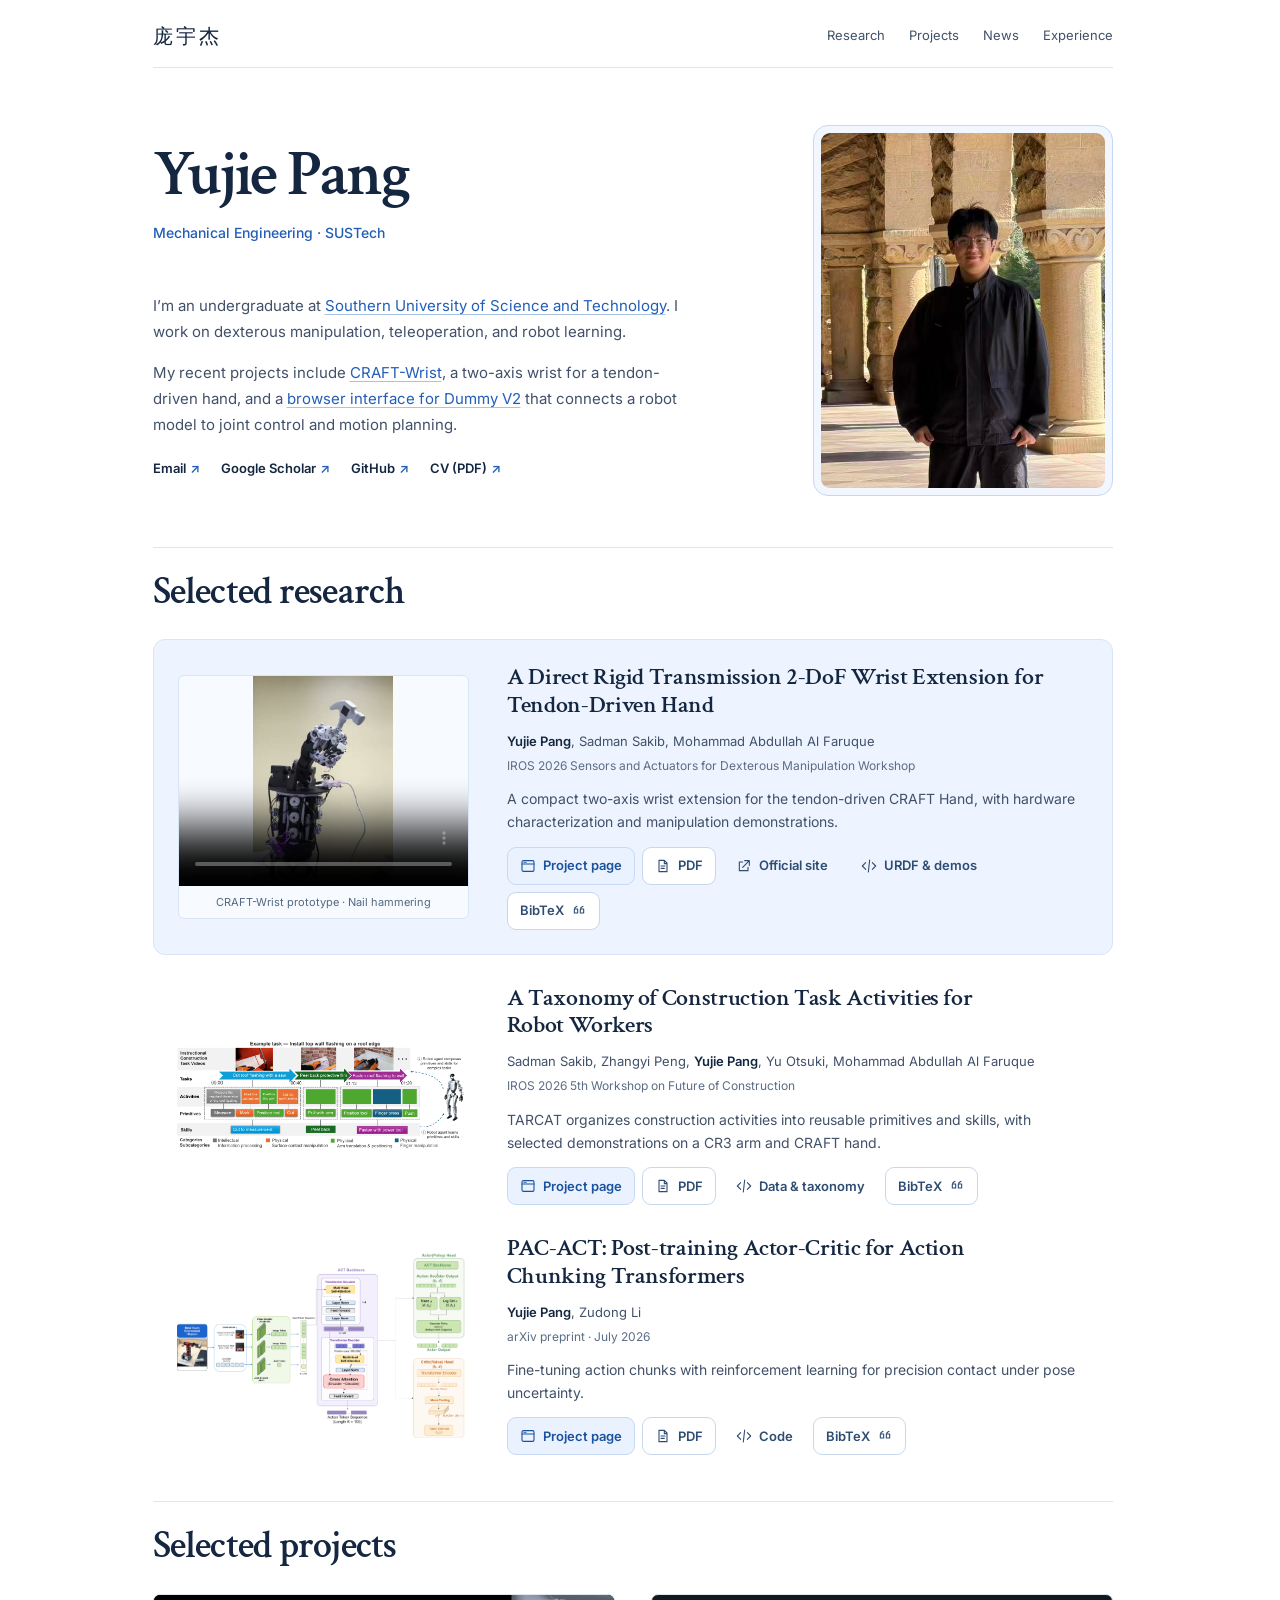
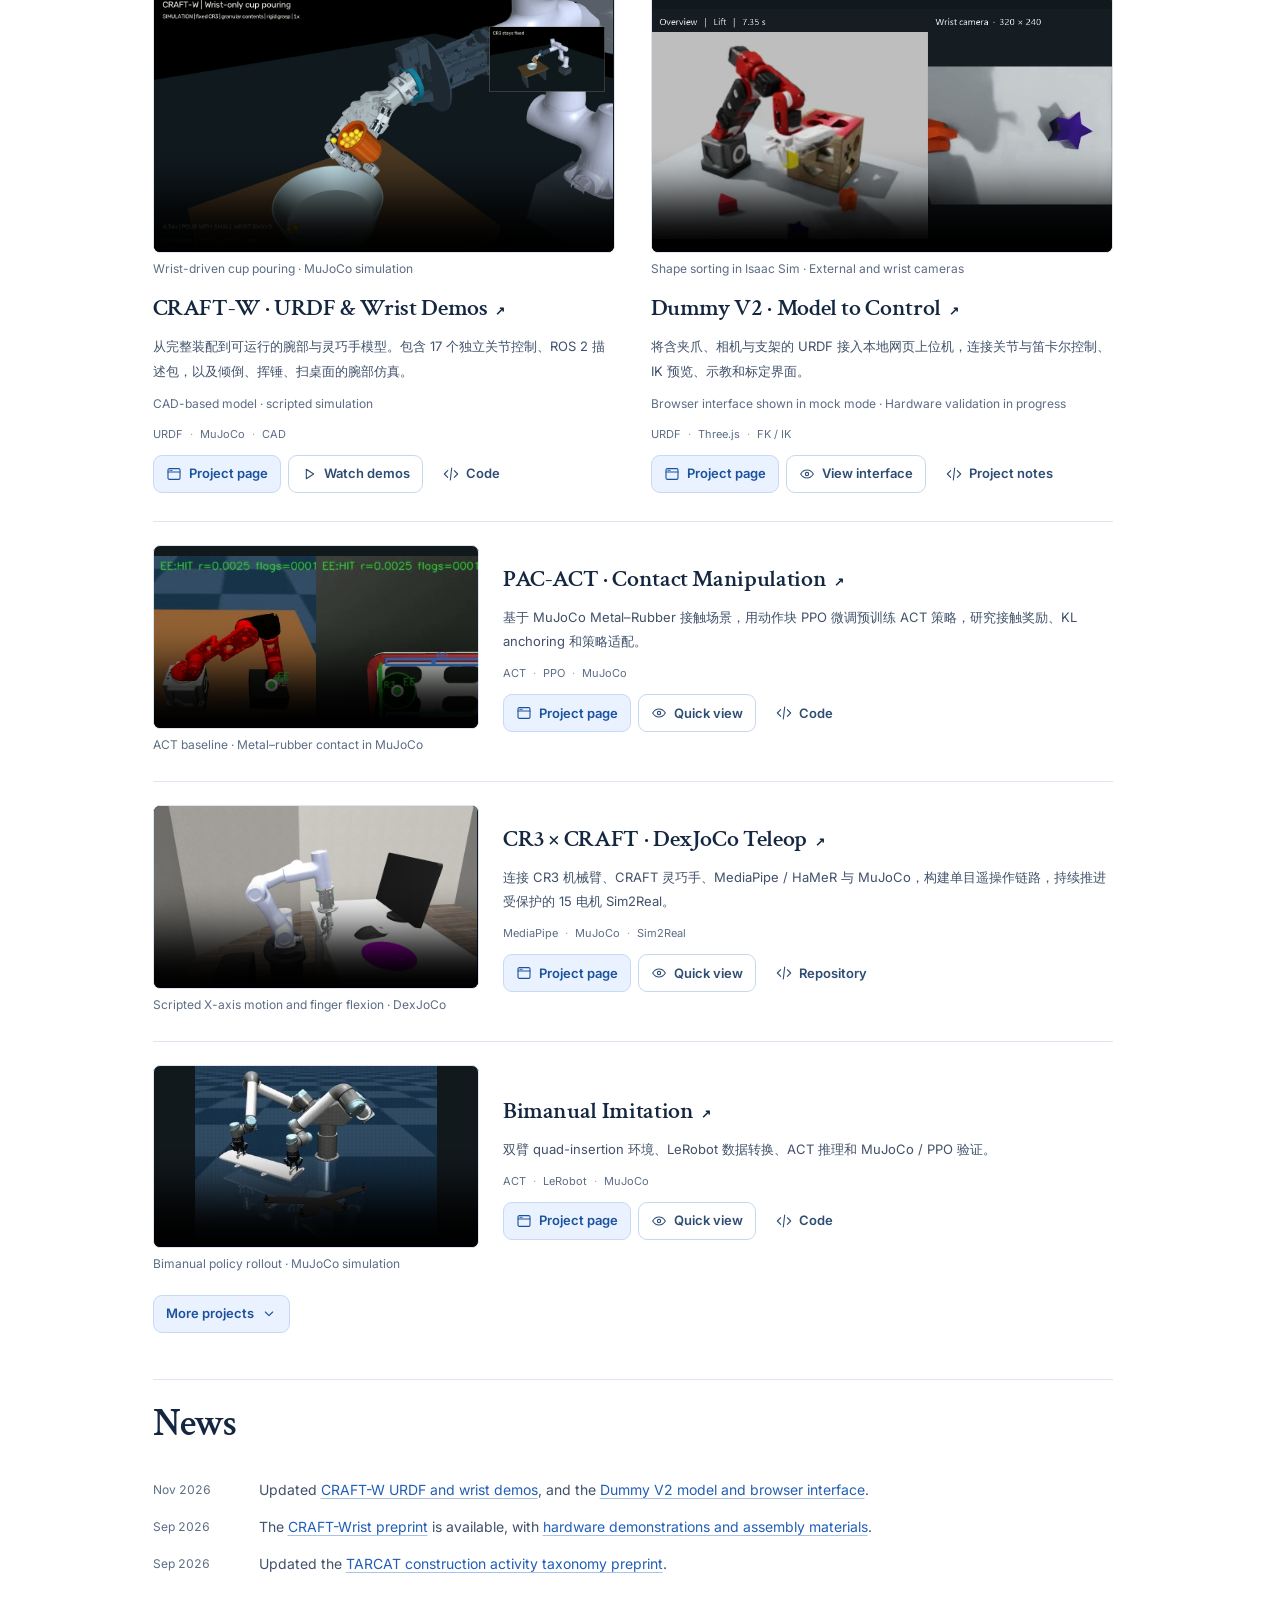
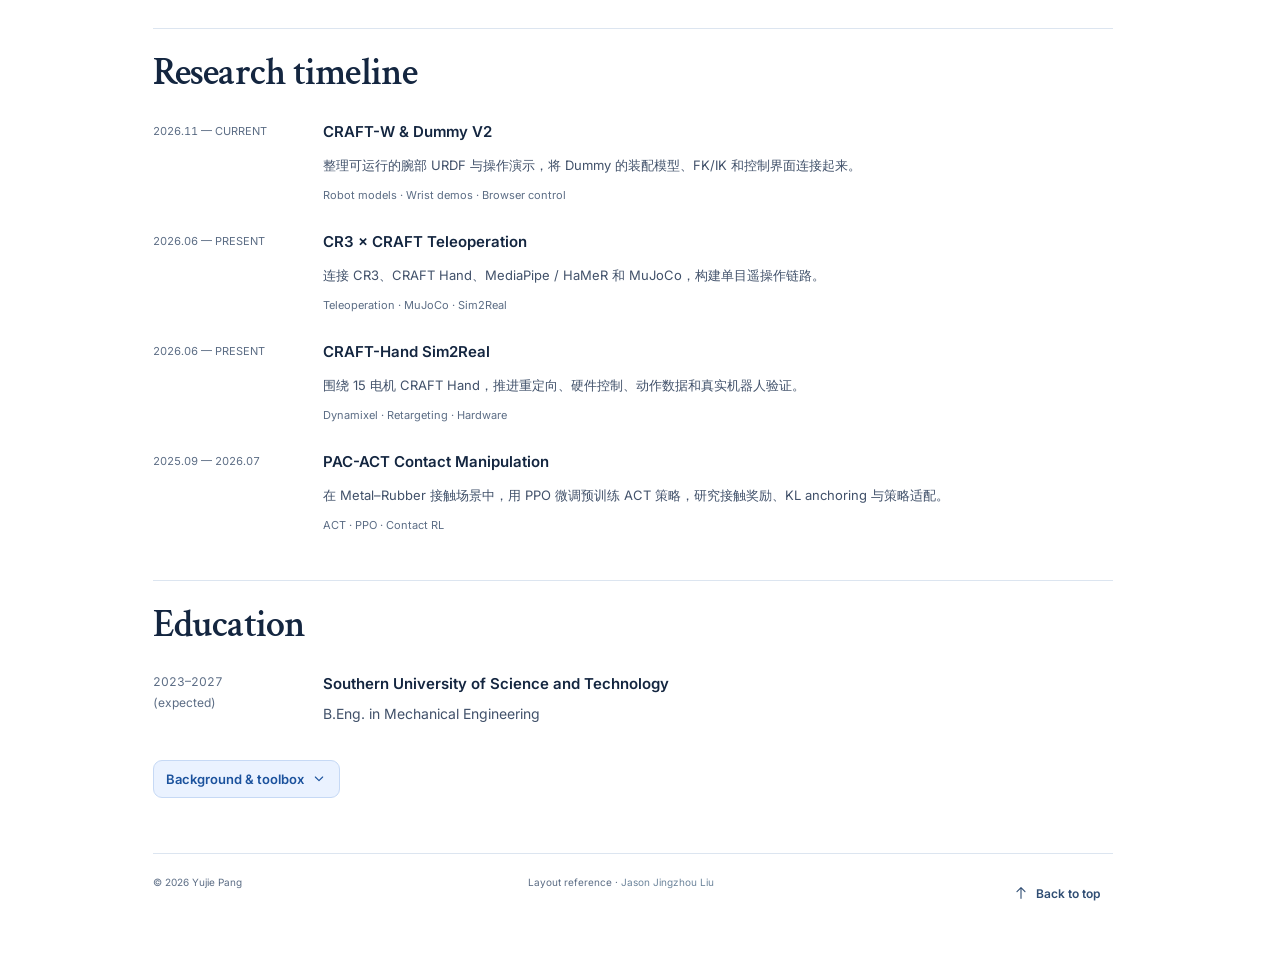
<file: index.html>
<!doctype html>
<html lang="en">
<head>
  <meta charset="utf-8">
  <meta name="viewport" content="width=device-width,initial-scale=1">
  <meta name="description" content="Yujie Pang — undergraduate researcher in mechanical engineering, dexterous manipulation, teleoperation, and robot learning.">
  <title>Yujie Pang | Academic Homepage</title>
  <meta property="og:title" content="Yujie Pang | Academic Homepage">
  <meta property="og:description" content="Research, publications, robot models, and manipulation projects.">
  <meta property="og:image" content="https://fslee2.github.io/assets/publications/craft-wrist-overview.png">
  <meta property="og:url" content="https://fslee2.github.io/">
  <meta property="og:type" content="website">
  <meta name="twitter:card" content="summary_large_image">
  <link rel="preconnect" href="https://fonts.googleapis.com">
  <link rel="preconnect" href="https://fonts.gstatic.com" crossorigin>
  <link href="https://fonts.googleapis.com/css2?family=Crimson+Text:wght@400;600;700&amp;family=Inter:wght@400;500;600;700&amp;display=swap" rel="stylesheet">
  <link rel="stylesheet" href="styles.css">
  <link rel="stylesheet" href="actions.css">
  <script src="script.js" defer></script>
</head>
<body>
  <a class="skip-link" href="#content">Skip to content</a>
  <main id="content" class="academic-page">
    <header class="personal-header" id="about" data-nav-section>
      <div class="masthead">
        <a class="name-signature" href="#about" lang="zh-CN" aria-label="庞宇杰 · Back to introduction">庞宇杰</a>
        <nav class="section-nav" aria-label="Page sections">
          <a href="#publications">Research</a><a href="#projects">Projects</a><a href="#news">News</a><a href="#experience">Experience</a>
        </nav>
      </div>
      <div class="biography-layout">
        <div class="identity">
          <h1 id="profile-name">Yujie Pang</h1>
          <p class="affiliation">Mechanical Engineering · SUSTech</p>
        </div>
        <div class="biography">
          <p>I’m an undergraduate at <a href="https://www.sustech.edu.cn/en/" target="_blank" rel="noreferrer">Southern University of Science and Technology</a>. I work on dexterous manipulation, teleoperation, and robot learning.</p>
          <p>My recent projects include <a href="#publications">CRAFT-Wrist</a>, a two-axis wrist for a tendon-driven hand, and a <a href="#project-dummy">browser interface for Dummy V2</a> that connects a robot model to joint control and motion planning.</p>
          <div class="profile-links" aria-label="Contact and profiles">
            <a href="mailto:12310115@mail.sustech.edu.cn">Email</a>
            <a href="https://scholar.google.com/citations?user=nL7z590AAAAJ" target="_blank" rel="noreferrer">Google Scholar</a>
            <a href="https://github.com/fslee2" target="_blank" rel="noreferrer">GitHub</a>
            <a href="assets/cv/CV_Yujie_Pang.pdf" target="_blank" rel="noreferrer" aria-label="Open Yujie Pang’s CV as a PDF">CV (PDF)</a>
          </div>
        </div>
        <figure class="profile-visual">
          <a href="https://scholar.google.com/citations?user=nL7z590AAAAJ" target="_blank" rel="noreferrer" aria-label="Yujie Pang on Google Scholar"><img src="assets/profile/yujie-pang.jpg" width="1707" height="1280" alt="Yujie Pang" fetchpriority="high"></a>
        </figure>
      </div>
    </header>


    <section class="academic-section" id="publications" data-nav-section aria-labelledby="publications-heading">
      <div class="section-title"><h2 id="publications-heading">Selected research</h2></div>
      <div class="section-body">
        <article class="publication representative">
          <figure class="publication-image hardware-preview"><video class="inline-preview" controls muted loop playsinline preload="metadata" poster="assets/publications/craft-wrist-hardware.jpg" src="assets/publications/craft-wrist-hardware.mp4" aria-label="CRAFT-Wrist physical hardware hammering demonstration from the official project page"></video><figcaption>CRAFT-Wrist prototype · Nail hammering</figcaption></figure>
          <div><h3><a href="projects/craft-wrist/">A Direct Rigid Transmission 2-DoF Wrist Extension for Tendon-Driven Hand</a></h3><p class="authors"><strong>Yujie Pang</strong>, Sadman Sakib, Mohammad Abdullah Al Faruque</p><p class="venue">IROS 2026 Sensors and Actuators for Dexterous Manipulation Workshop</p><p class="publication-summary">A compact two-axis wrist extension for the tendon-driven CRAFT Hand, with hardware characterization and manipulation demonstrations.</p><div class="publication-links action-row"><a href="projects/craft-wrist/" class="action action--soft"><svg aria-hidden="true" focusable="false"><use href="assets/actions.svg#site"></use></svg>Project page</a><a href="projects/craft-wrist/paper.pdf" class="action"><svg aria-hidden="true" focusable="false"><use href="assets/actions.svg#paper"></use></svg>PDF</a><a href="https://craft-wrist.github.io/" target="_blank" rel="noreferrer" class="action action--quiet"><svg aria-hidden="true" focusable="false"><use href="assets/actions.svg#external"></use></svg>Official site</a><a href="https://github.com/fslee2/Craft_wrist-URDF" target="_blank" rel="noreferrer" class="action action--quiet"><svg aria-hidden="true" focusable="false"><use href="assets/actions.svg#code"></use></svg>URDF &amp; demos</a><details class="bibtex"><summary class="action">BibTeX<svg aria-hidden="true" focusable="false"><use href="assets/actions.svg#quote"></use></svg></summary><button type="button" data-copy-bib="bib-wrist" class="action"><svg aria-hidden="true" focusable="false"><use href="assets/actions.svg#copy"></use></svg>Copy</button><pre id="bib-wrist">@misc{pang2026craftwrist,
  title={A Direct Rigid Transmission 2-DoF Wrist Extension for Tendon-Driven Hand},
  author={Pang, Yujie and Sakib, Sadman and Al Faruque, Mohammad Abdullah},
  year={2026},
  eprint={2609.22681},
  archivePrefix={arXiv},
  primaryClass={cs.RO},
  url={https://arxiv.org/abs/2609.22681}
}</pre><p class="bib-status" role="status" aria-live="polite"></p></details></div></div>
        </article>
        <article class="publication">
          <a class="publication-image" href="projects/tarcat/"><img src="assets/publications/tarcat-overview.png" alt="TARCAT occupation-grounded construction activity taxonomy overview" loading="lazy"></a>
          <div><h3><a href="projects/tarcat/">A Taxonomy of Construction Task Activities for Robot Workers</a></h3><p class="authors">Sadman Sakib, Zhangyi Peng, <strong>Yujie Pang</strong>, Yu Otsuki, Mohammad Abdullah Al Faruque</p><p class="venue">IROS 2026 5th Workshop on Future of Construction</p><p class="publication-summary">TARCAT organizes construction activities into reusable primitives and skills, with selected demonstrations on a CR3 arm and CRAFT hand.</p><div class="publication-links action-row"><a href="projects/tarcat/" class="action action--soft"><svg aria-hidden="true" focusable="false"><use href="assets/actions.svg#site"></use></svg>Project page</a><a href="projects/tarcat/paper.pdf" class="action"><svg aria-hidden="true" focusable="false"><use href="assets/actions.svg#paper"></use></svg>PDF</a><a href="https://github.com/AICPS/TARCAT-Taxonomy" target="_blank" rel="noreferrer" class="action action--quiet"><svg aria-hidden="true" focusable="false"><use href="assets/actions.svg#code"></use></svg>Data &amp; taxonomy</a><details class="bibtex"><summary class="action">BibTeX<svg aria-hidden="true" focusable="false"><use href="assets/actions.svg#quote"></use></svg></summary><button type="button" data-copy-bib="bib-tarcat" class="action"><svg aria-hidden="true" focusable="false"><use href="assets/actions.svg#copy"></use></svg>Copy</button><pre id="bib-tarcat">@misc{sakib2026tarcat,
  title={A Taxonomy of Construction Task Activities for Robot Workers},
  author={Sakib, Sadman and Peng, Zhangyi and Pang, Yujie and Otsuki, Yu and Al Faruque, Mohammad Abdullah},
  year={2026},
  eprint={2608.25395},
  archivePrefix={arXiv},
  primaryClass={cs.RO},
  url={https://arxiv.org/abs/2608.25395}
}</pre><p class="bib-status" role="status" aria-live="polite"></p></details></div></div>
        </article>
        <article class="publication">
          <a class="publication-image" href="projects/pac-act/"><img src="assets/pac-act/pac_act_architecture.png" alt="PAC-ACT training architecture" loading="lazy"></a>
          <div>
            <h3><a href="projects/pac-act/">PAC-ACT: Post-training Actor-Critic for Action Chunking Transformers</a></h3>
            <p class="authors"><strong>Yujie Pang</strong>, Zudong Li</p>
            <p class="venue">arXiv preprint · July 2026</p>
            <p class="publication-summary">Fine-tuning action chunks with reinforcement learning for precision contact under pose uncertainty.</p>
            <div class="publication-links action-row"><a href="projects/pac-act/" class="action action--soft"><svg aria-hidden="true" focusable="false"><use href="assets/actions.svg#site"></use></svg>Project page</a><a href="projects/pac-act/paper.pdf" class="action"><svg aria-hidden="true" focusable="false"><use href="assets/actions.svg#paper"></use></svg>PDF</a><a href="https://github.com/fslee2/PAC-ACT" class="action action--quiet"><svg aria-hidden="true" focusable="false"><use href="assets/actions.svg#code"></use></svg>Code</a>
              <details class="bibtex"><summary class="action">BibTeX<svg aria-hidden="true" focusable="false"><use href="assets/actions.svg#quote"></use></svg></summary><button type="button" data-copy-bib="bib-pac" class="action"><svg aria-hidden="true" focusable="false"><use href="assets/actions.svg#copy"></use></svg>Copy</button><pre id="bib-pac">@misc{pang2026pacact,
  title = {PAC-ACT: Post-training Actor-Critic for Action Chunking Transformers},
  author = {Pang, Yujie and Li, Zudong},
  year = {2026},
  eprint = {2607.09590},
  archivePrefix = {arXiv},
  primaryClass = {cs.RO},
  url = {https://arxiv.org/abs/2607.09590}
}</pre><p class="bib-status" role="status" aria-live="polite"></p></details>
            </div>
          </div>
        </article>
      </div>
    </section>
      <section id="projects" class="academic-section projects-section" data-nav-section aria-labelledby="projects-heading">
        <div class="section-title"><h2 id="projects-heading">Selected projects</h2></div><div class="section-body">
        <div class="project-list">
          <article class="project" id="project-craft">
            <figure class="project-preview">
              <video class="inline-preview" controls muted playsinline loop preload="none"
                poster="assets/craft-w/pour-in-motion.jpg" src="assets/craft-w/cup-pour.mp4" aria-label="Wrist-driven cup pouring · MuJoCo simulation"></video>
              <figcaption>Wrist-driven cup pouring · MuJoCo simulation</figcaption>
            </figure>
            <div class="project-content"><h3><a class="project-title" href="projects/craft-wrist/">CRAFT-W · URDF &amp; Wrist Demos <span aria-hidden="true">↗</span></a></h3><p>从完整装配到可运行的腕部与灵巧手模型。包含 17 个独立关节控制、ROS 2 描述包，以及倾倒、挥锤、扫桌面的腕部仿真。</p><p class="project-context">CAD-based model · scripted simulation</p><ul class="technology-list" aria-label="Technologies"><li>URDF</li><li>MuJoCo</li><li>CAD</li></ul><div class="project-links action-row"><a href="projects/craft-wrist/" class="action action--soft"><svg aria-hidden="true" focusable="false"><use href="assets/actions.svg#site"></use></svg>Project page</a><button type="button" data-project="craft" class="action"><svg aria-hidden="true" focusable="false"><use href="assets/actions.svg#play"></use></svg>Watch demos</button><a href="https://github.com/fslee2/Craft_wrist-URDF" target="_blank" rel="noreferrer" class="action action--quiet"><svg aria-hidden="true" focusable="false"><use href="assets/actions.svg#code"></use></svg>Code</a></div></div>
          </article>
          <article class="project" id="project-dummy">
            <figure class="project-preview">
              <video class="inline-preview" controls muted playsinline loop preload="none"
                poster="assets/dummy-v2/shape-sorter.jpg" src="assets/dummy-v2/shape-sorter.mp4" aria-label="Shape sorting in Isaac Sim · External and wrist cameras"></video>
              <figcaption>Shape sorting in Isaac Sim · External and wrist cameras</figcaption>
            </figure>
            <div class="project-content"><h3><a class="project-title" href="projects/dummy-v2/">Dummy V2 · Model to Control <span aria-hidden="true">↗</span></a></h3><p>将含夹爪、相机与支架的 URDF 接入本地网页上位机，连接关节与笛卡尔控制、IK 预览、示教和标定界面。</p><p class="project-context">Browser interface shown in mock mode · Hardware validation in progress</p><ul class="technology-list" aria-label="Technologies"><li>URDF</li><li>Three.js</li><li>FK / IK</li></ul><div class="project-links action-row"><a href="projects/dummy-v2/" class="action action--soft"><svg aria-hidden="true" focusable="false"><use href="assets/actions.svg#site"></use></svg>Project page</a><button type="button" data-project="dummy" class="action"><svg aria-hidden="true" focusable="false"><use href="assets/actions.svg#preview"></use></svg>View interface</button><a href="https://github.com/fslee2/fslee2/blob/main/projects/dummy-v2.md" target="_blank" rel="noreferrer" class="action action--quiet"><svg aria-hidden="true" focusable="false"><use href="assets/actions.svg#code"></use></svg>Project notes</a></div></div>
          </article>
          <article class="project" id="project-pac">
            <figure class="project-preview">
              <video class="inline-preview" controls muted playsinline loop preload="none"
                poster="assets/pac-act/act-contact.jpg" src="assets/pac-act/act-contact.mp4" aria-label="ACT baseline · Metal–rubber contact in MuJoCo"></video>
              <figcaption>ACT baseline · Metal–rubber contact in MuJoCo</figcaption>
            </figure>
            <div class="project-content"><h3><a class="project-title" href="projects/pac-act/">PAC-ACT · Contact Manipulation <span aria-hidden="true">↗</span></a></h3><p>基于 MuJoCo Metal–Rubber 接触场景，用动作块 PPO 微调预训练 ACT 策略，研究接触奖励、KL anchoring 和策略适配。</p><ul class="technology-list" aria-label="Technologies"><li>ACT</li><li>PPO</li><li>MuJoCo</li></ul><div class="project-links action-row"><a href="projects/pac-act/" class="action action--soft"><svg aria-hidden="true" focusable="false"><use href="assets/actions.svg#site"></use></svg>Project page</a><button type="button" data-project="pac" class="action"><svg aria-hidden="true" focusable="false"><use href="assets/actions.svg#preview"></use></svg>Quick view</button><a href="https://github.com/fslee2/PAC-ACT" target="_blank" rel="noreferrer" class="action action--quiet"><svg aria-hidden="true" focusable="false"><use href="assets/actions.svg#code"></use></svg>Code</a></div></div>
          </article>
          <article class="project" id="project-teleop">
            <figure class="project-preview">
              <video class="inline-preview" controls muted playsinline loop preload="none"
                poster="assets/dexjoco/x-axis.jpg" src="assets/dexjoco/x-axis.mp4" aria-label="Scripted X-axis motion and finger flexion · DexJoCo"></video>
              <figcaption>Scripted X-axis motion and finger flexion · DexJoCo</figcaption>
            </figure>
            <div class="project-content"><h3><a class="project-title" href="projects/dexjoco-teleop/">CR3 × CRAFT · DexJoCo Teleop <span aria-hidden="true">↗</span></a></h3><p>连接 CR3 机械臂、CRAFT 灵巧手、MediaPipe / HaMeR 与 MuJoCo，构建单目遥操作链路，持续推进受保护的 15 电机 Sim2Real。</p><ul class="technology-list" aria-label="Technologies"><li>MediaPipe</li><li>MuJoCo</li><li>Sim2Real</li></ul><div class="project-links action-row"><a href="projects/dexjoco-teleop/" class="action action--soft"><svg aria-hidden="true" focusable="false"><use href="assets/actions.svg#site"></use></svg>Project page</a><button type="button" data-project="teleop" class="action"><svg aria-hidden="true" focusable="false"><use href="assets/actions.svg#preview"></use></svg>Quick view</button><a href="https://github.com/fslee2/Dexjuco_cr3_crafthand" target="_blank" rel="noreferrer" class="action action--quiet"><svg aria-hidden="true" focusable="false"><use href="assets/actions.svg#code"></use></svg>Repository</a></div></div>
          </article>
          <article class="project" id="project-bimanual">
            <figure class="project-preview">
              <video class="inline-preview" controls muted playsinline loop preload="none"
                poster="assets/bimanual/policy-rollout.jpg" src="assets/bimanual/policy-rollout.mp4" aria-label="Bimanual policy rollout · MuJoCo simulation"></video>
              <figcaption>Bimanual policy rollout · MuJoCo simulation</figcaption>
            </figure>
            <div class="project-content"><h3><a class="project-title" href="projects/bimanual-imitation/">Bimanual Imitation <span aria-hidden="true">↗</span></a></h3><p>双臂 quad-insertion 环境、LeRobot 数据转换、ACT 推理和 MuJoCo / PPO 验证。</p><ul class="technology-list" aria-label="Technologies"><li>ACT</li><li>LeRobot</li><li>MuJoCo</li></ul><div class="project-links action-row"><a href="projects/bimanual-imitation/" class="action action--soft"><svg aria-hidden="true" focusable="false"><use href="assets/actions.svg#site"></use></svg>Project page</a><button type="button" data-project="bimanual" class="action"><svg aria-hidden="true" focusable="false"><use href="assets/actions.svg#preview"></use></svg>Quick view</button><a href="https://github.com/fslee2/biman_imitation_pyj_verison" target="_blank" rel="noreferrer" class="action action--quiet"><svg aria-hidden="true" focusable="false"><use href="assets/actions.svg#code"></use></svg>Code</a></div></div>
          </article>
        </div>
        <details class="project-archive">
          <summary class="action action--soft">More projects<svg aria-hidden="true" focusable="false" class="disclosure-icon"><use href="assets/actions.svg#chevron"></use></svg></summary>
          <div class="archive-list">
            <article class="archive-project">
              <figure class="project-preview"><button class="pose-strip" type="button" data-project="retarget" aria-label="Enlarge the three CRAFT hand poses"><img src="assets/anydex/craft_open.png" alt="Open hand" loading="lazy"><img src="assets/anydex/craft_fist_15dof.png" alt="Closed fist" loading="lazy"><img src="assets/anydex/craft_thumb_index_pinch.png" alt="Thumb–index pinch" loading="lazy"></button><figcaption>Open hand, fist, and pinch · Retargeting poses</figcaption></figure>
              <div><h3><a class="project-title" href="projects/anydex-craft/">AnyDexRetarget × CRAFT <span aria-hidden="true">↗</span></a></h3><p>优化式手部重定向，20 关节仿真模型与 15 个独立实机变量。</p><span>Retargeting · MJCF · Dynamixel</span><div class="project-links action-row"><a href="projects/anydex-craft/" class="action action--soft"><svg aria-hidden="true" focusable="false"><use href="assets/actions.svg#site"></use></svg>Project page</a><button type="button" data-project="retarget" class="action"><svg aria-hidden="true" focusable="false"><use href="assets/actions.svg#preview"></use></svg>Quick view</button></div></div>
            </article>
            <article class="archive-project">
              <figure class="project-preview"><button class="still-preview" type="button" data-project="mes" aria-label="Enlarge the PACK MES dashboard"><img src="assets/pack-mes/dashboard-real.png" loading="lazy" alt="Production overview from the PACK MES dashboard"></button><figcaption>Production overview · Application screenshot</figcaption></figure>
              <div><h3><a class="project-title" href="projects/pack-mes/">PACK MES System <span aria-hidden="true">↗</span></a></h3><p>新能源电池包自动化产线的生产、质量、库存与全流程追溯。</p><span>Spring Boot · Vue 3 · MySQL</span><div class="project-links action-row"><a href="projects/pack-mes/" class="action action--soft"><svg aria-hidden="true" focusable="false"><use href="assets/actions.svg#site"></use></svg>Project page</a><button type="button" data-project="mes" class="action"><svg aria-hidden="true" focusable="false"><use href="assets/actions.svg#preview"></use></svg>Quick view</button></div></div>
            </article>
            <article class="archive-project">
              <figure class="project-preview">
              <video class="inline-preview" controls muted playsinline loop preload="none"
                poster="assets/cr3-description/model-orbit.jpg" src="assets/cr3-description/model-orbit.mp4" aria-label="CR3 arm and CRAFT Hand · MJCF model orbit"></video>
              <figcaption>CR3 arm and CRAFT Hand · MJCF model orbit</figcaption>
            </figure>
              <div><h3><a class="project-title" href="projects/cr3-models/">CR3 Robot Assets <span aria-hidden="true">↗</span></a></h3><p>面向控制与仿真的 MuJoCo XML / MJCF、URDF、Xacro 与网格资源。</p><span>URDF · MJCF · ROS 2</span><div class="project-links action-row"><a href="projects/cr3-models/" class="action action--soft"><svg aria-hidden="true" focusable="false"><use href="assets/actions.svg#site"></use></svg>Project page</a><button type="button" data-project="assets" class="action"><svg aria-hidden="true" focusable="false"><use href="assets/actions.svg#preview"></use></svg>Quick view</button></div></div>
            </article>
            <article class="archive-project">
              <figure class="project-preview">
              <video class="inline-preview" controls muted playsinline loop preload="none"
                poster="assets/teleop-teacher/cartesian-reach.jpg" src="assets/teleop-teacher/cartesian-reach.mp4" aria-label="Programmed Cartesian reach · MuJoCo kinematic preview"></video>
              <figcaption>Programmed Cartesian reach · MuJoCo kinematic preview</figcaption>
            </figure>
              <div><h3><a class="project-title" href="projects/cr3-craft-teaching/">CR3 × CRAFT Hand / MuJoCo <span aria-hidden="true">↗</span></a></h3><p>小键盘笛卡尔控制、MediaPipe 手部跟踪与躯干示教流程。</p><span>MuJoCo · MediaPipe · OpenCV</span><div class="project-links action-row"><a href="projects/cr3-craft-teaching/" class="action action--soft"><svg aria-hidden="true" focusable="false"><use href="assets/actions.svg#site"></use></svg>Project page</a><button type="button" data-project="teacher" class="action"><svg aria-hidden="true" focusable="false"><use href="assets/actions.svg#preview"></use></svg>Quick view</button></div></div>
            </article>
          </div>
        </details>
        </div>
      </section>
    <section class="news-section" id="news" data-nav-section aria-labelledby="news-heading">
      <h2 id="news-heading">News</h2>
      <ul class="news-list">
        <li><time datetime="2026-11">Nov 2026</time><p>Updated <a href="#project-craft">CRAFT-W URDF and wrist demos</a>, and the <a href="#project-dummy">Dummy V2 model and browser interface</a>.</p></li>
        <li><time datetime="2026-09">Sep 2026</time><p>The <a href="https://arxiv.org/abs/2609.22681" target="_blank" rel="noreferrer">CRAFT-Wrist preprint</a> is available, with <a href="https://craft-wrist.github.io/" target="_blank" rel="noreferrer">hardware demonstrations and assembly materials</a>.</p></li>
        <li><time datetime="2026-09">Sep 2026</time><p>Updated the <a href="https://arxiv.org/abs/2608.25395" target="_blank" rel="noreferrer">TARCAT construction activity taxonomy preprint</a>.</p></li>
      </ul>
    </section>

      <section id="experience" class="academic-section" data-nav-section aria-labelledby="research-heading">
        <div class="section-title"><h2 id="research-heading">Research timeline</h2></div><div class="section-body">
        <ol class="experience-list">
          <li class="experience"><p class="experience-date">2026.11 — CURRENT</p><div><h3>CRAFT-W &amp; Dummy V2</h3><p>整理可运行的腕部 URDF 与操作演示，将 Dummy 的装配模型、FK/IK 和控制界面连接起来。</p><span>Robot models · Wrist demos · Browser control</span></div></li>
          <li class="experience"><p class="experience-date">2026.06 — PRESENT</p><div><h3>CR3 × CRAFT Teleoperation</h3><p>连接 CR3、CRAFT Hand、MediaPipe / HaMeR 和 MuJoCo，构建单目遥操作链路。</p><span>Teleoperation · MuJoCo · Sim2Real</span></div></li>
          <li class="experience"><p class="experience-date">2026.06 — PRESENT</p><div><h3>CRAFT-Hand Sim2Real</h3><p>围绕 15 电机 CRAFT Hand，推进重定向、硬件控制、动作数据和真实机器人验证。</p><span>Dynamixel · Retargeting · Hardware</span></div></li>
          <li class="experience"><p class="experience-date">2025.09 — 2026.07</p><div><h3>PAC-ACT Contact Manipulation</h3><p>在 Metal–Rubber 接触场景中，用 PPO 微调预训练 ACT 策略，研究接触奖励、KL anchoring 与策略适配。</p><span>ACT · PPO · Contact RL</span></div></li>
        </ol>
        </div>
      </section>

    <section class="education-section" id="education" aria-labelledby="education-heading">
      <h2 id="education-heading">Education</h2>
      <div class="education-entry"><span>2023–2027<br>(expected)</span><div><h3>Southern University of Science and Technology</h3><p>B.Eng. in Mechanical Engineering</p></div></div>
    </section>
      <details class="background-details"><summary class="action action--soft">Background &amp; toolbox<svg aria-hidden="true" focusable="false" class="disclosure-icon"><use href="assets/actions.svg#chevron"></use></svg></summary><div>
        <p>我也参与工业缺陷检测和机器人系统研究，包括 CSD-DETR、EfficientAD、4-DOF 机械臂、图书分类回收机器人，以及 CoreXY 3D 打印机设计。</p>
        <p>我喜欢把复杂系统拆成可以验证的小环节，先有几何和资产，再有物理和控制，最后让策略在真实世界里接受检验。</p>
        <dl class="toolbox"><div><dt>Programming</dt><dd>Python · C / C++ · Git · Linux / WSL</dd></div><div><dt>ML / CV &amp; Robotics</dt><dd>MediaPipe · HaMeR · OpenCV · PyTorch · ROS 2</dd></div><div><dt>Simulation &amp; Learning</dt><dd>MuJoCo · DexJoCo · Isaac Lab · ACT · PPO · LeRobot</dd></div><div><dt>Hardware</dt><dd>CRAFT Hand · Dynamixel · Dobot CR3 · MJCF / URDF</dd></div></dl>
        <h3>Relevant coursework</h3><p>理论力学 · 材料力学 · 机械原理 · CAD 与工程制图 · 机械制造工程实践 · 产品设计实践 · 高等数学 / 常微分方程 · 线性代数 · C 程序设计 · 电路基础</p>
      </div></details>


    <footer class="page-footer"><p>© 2026 Yujie Pang</p><p>Layout reference · <a href="https://jasonjzliu.com/" target="_blank" rel="noreferrer">Jason Jingzhou Liu</a></p><a href="#about" class="action action--quiet"><svg aria-hidden="true" focusable="false"><use href="assets/actions.svg#up"></use></svg>Back to top</a></footer>
  </main>
  <dialog class="project-dialog" aria-labelledby="dialog-title">
    <div class="dialog-topbar"><a id="dialog-source" href="https://github.com/fslee2" target="_blank" rel="noreferrer">Project source ↗</a><button type="button" class="dialog-close" autofocus>Close <span aria-hidden="true">×</span></button></div>
    <div class="dialog-content"><p class="dialog-category" id="dialog-category"></p><h2 id="dialog-title"></h2><p class="dialog-description" id="dialog-description"></p><p class="dialog-context" id="dialog-context"></p>
      <div class="media-tabs" id="dialog-tabs" role="tablist" aria-label="Project media"></div>
      <div class="dialog-media" id="dialog-media" role="tabpanel" tabindex="0"><video id="dialog-video" hidden controls playsinline preload="metadata"></video><img id="dialog-image" hidden alt=""></div>
      <p class="media-description" id="media-description" aria-live="polite"></p>
      <div class="dialog-extra" id="dialog-extra"></div>
    </div>
  </dialog>
</body>
</html>
</file>
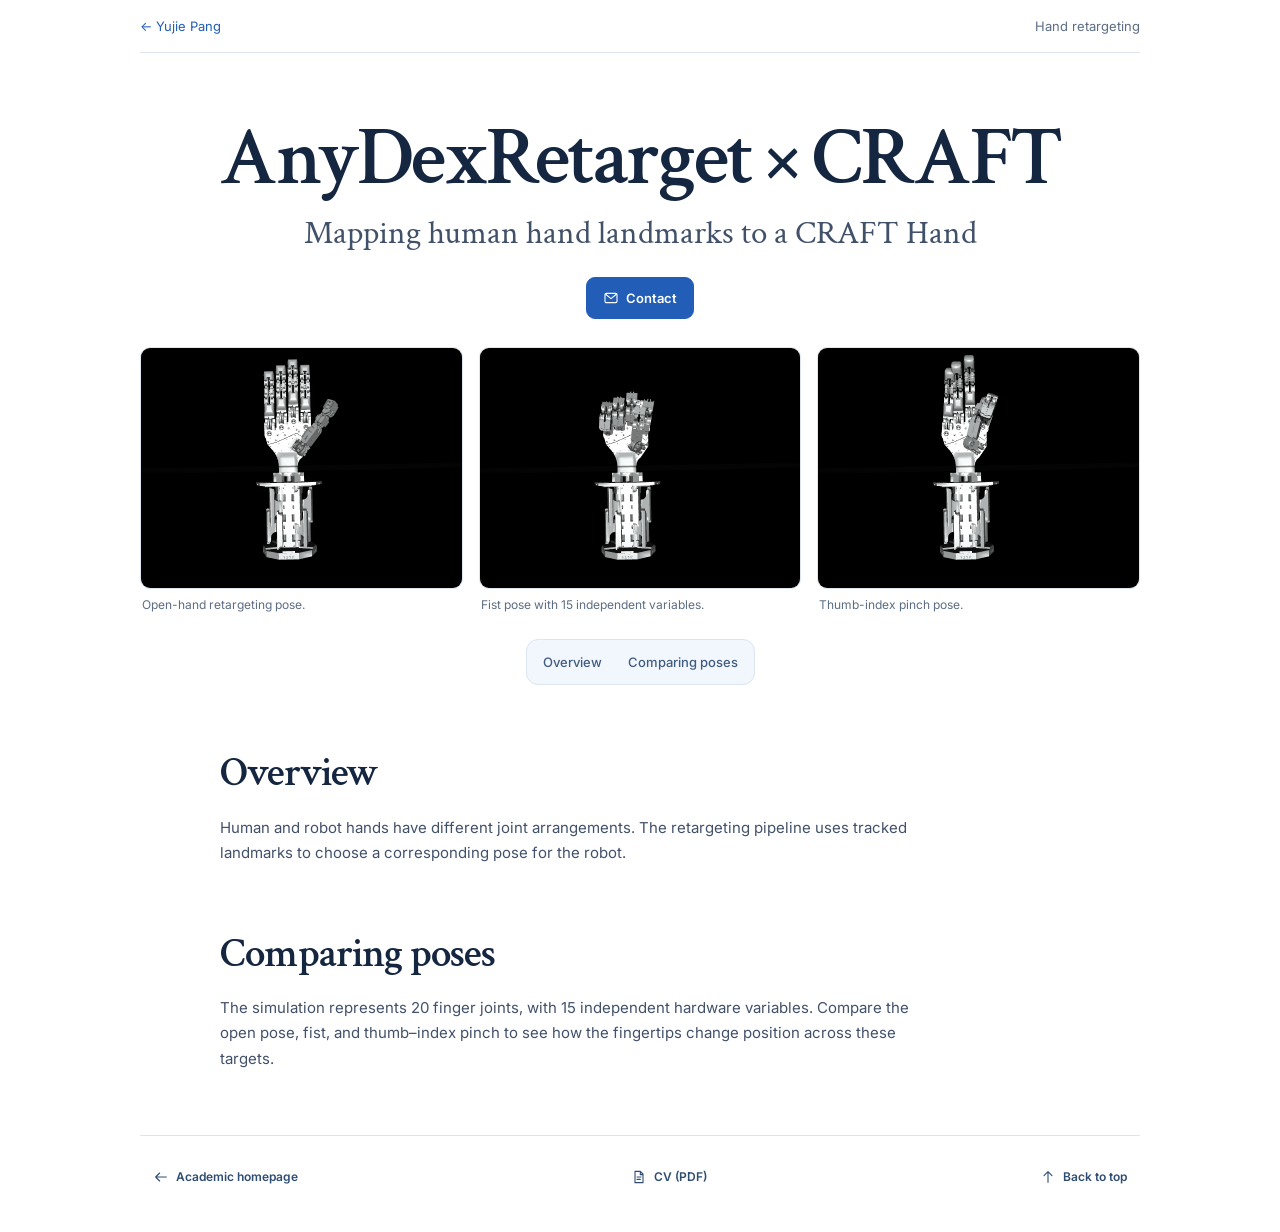
<file: projects/anydex-craft/index.html>
<!doctype html>
<html lang="en">
<head>
  <meta charset="utf-8">
  <meta name="viewport" content="width=device-width, initial-scale=1">
  <title>AnyDexRetarget × CRAFT | Yujie Pang</title>
  <meta name="description" content="Human and robot hands have different joint arrangements. The retargeting pipeline uses tracked landmarks to choose a corresponding pose for the robot.">
  <meta property="og:title" content="AnyDexRetarget × CRAFT · Mapping human hand landmarks to a CRAFT Hand">
  <meta property="og:description" content="Human and robot hands have different joint arrangements. The retargeting pipeline uses tracked landmarks to choose a corresponding pose for the robot.">
  <meta property="og:image" content="https://fslee2.github.io/assets/anydex/craft_open.png">
  <link rel="stylesheet" href="https://fonts.googleapis.com/css2?family=Crimson+Text:wght@400;600;700&amp;family=Inter:wght@400;500;600;700&amp;display=swap">
  <link rel="stylesheet" href="../project.css">
  <link rel="stylesheet" href="../../actions.css">
  <script src="../project.js" defer></script>
</head>
<body>
<a class="skip" href="#main">Skip to project</a>
<nav class="crumb" aria-label="Back navigation"><a href="../../#projects">← Yujie Pang</a><span>Hand retargeting</span></nav>
<main id="main">
<header class="hero"><h1>AnyDexRetarget × CRAFT</h1><p class="subtitle">Mapping human hand landmarks to a CRAFT Hand</p>
<nav class="resources action-row" aria-label="Project resources"><a href="mailto:12310115@mail.sustech.edu.cn?subject=CRAFT%20retargeting%20project" class="action action--primary"><svg aria-hidden="true" focusable="false"><use href="../../assets/actions.svg#mail"></use></svg>Contact</a></nav></header>
<div class="showcase poses"><figure class="panel"><div class="frame"><a href="../../assets/anydex/craft_open.png" aria-label="Open full-size image: CRAFT hand open pose"><img src="../../assets/anydex/craft_open.png" alt="CRAFT hand open pose" loading="lazy"></a></div><figcaption>Open-hand retargeting pose.</figcaption></figure>
<figure class="panel"><div class="frame"><a href="../../assets/anydex/craft_fist_15dof.png" aria-label="Open full-size image: CRAFT hand fist pose with 15 independent variables"><img src="../../assets/anydex/craft_fist_15dof.png" alt="CRAFT hand fist pose with 15 independent variables" loading="lazy"></a></div><figcaption>Fist pose with 15 independent variables.</figcaption></figure>
<figure class="panel"><div class="frame"><a href="../../assets/anydex/craft_thumb_index_pinch.png" aria-label="Open full-size image: CRAFT hand thumb-index pinch pose"><img src="../../assets/anydex/craft_thumb_index_pinch.png" alt="CRAFT hand thumb-index pinch pose" loading="lazy"></a></div><figcaption>Thumb-index pinch pose.</figcaption></figure></div>
<nav class="contents" aria-label="On this page"><a href="#overview">Overview</a><a href="#method">Comparing poses</a></nav>
<section id="overview" class="section">
<h2>Overview</h2>
<p>Human and robot hands have different joint arrangements. The retargeting pipeline uses tracked landmarks to choose a corresponding pose for the robot.</p>
</section>
<section id="method" class="section">
<h2>Comparing poses</h2>
<p>The simulation represents 20 finger joints, with 15 independent hardware variables. Compare the open pose, fist, and thumb–index pinch to see how the fingertips change position across these targets.</p>
</section>
</main>
<footer><a href="../../" class="action action--quiet"><svg aria-hidden="true" focusable="false"><use href="../../assets/actions.svg#back"></use></svg>Academic homepage</a><a href="../../assets/cv/CV_Yujie_Pang.pdf" target="_blank" rel="noreferrer" class="action action--quiet" aria-label="Open Yujie Pang’s CV as a PDF"><svg aria-hidden="true" focusable="false"><use href="../../assets/actions.svg#paper"></use></svg>CV (PDF)</a><a href="#main" class="action action--quiet"><svg aria-hidden="true" focusable="false"><use href="../../assets/actions.svg#up"></use></svg>Back to top</a></footer>
</body>
</html>
</file>
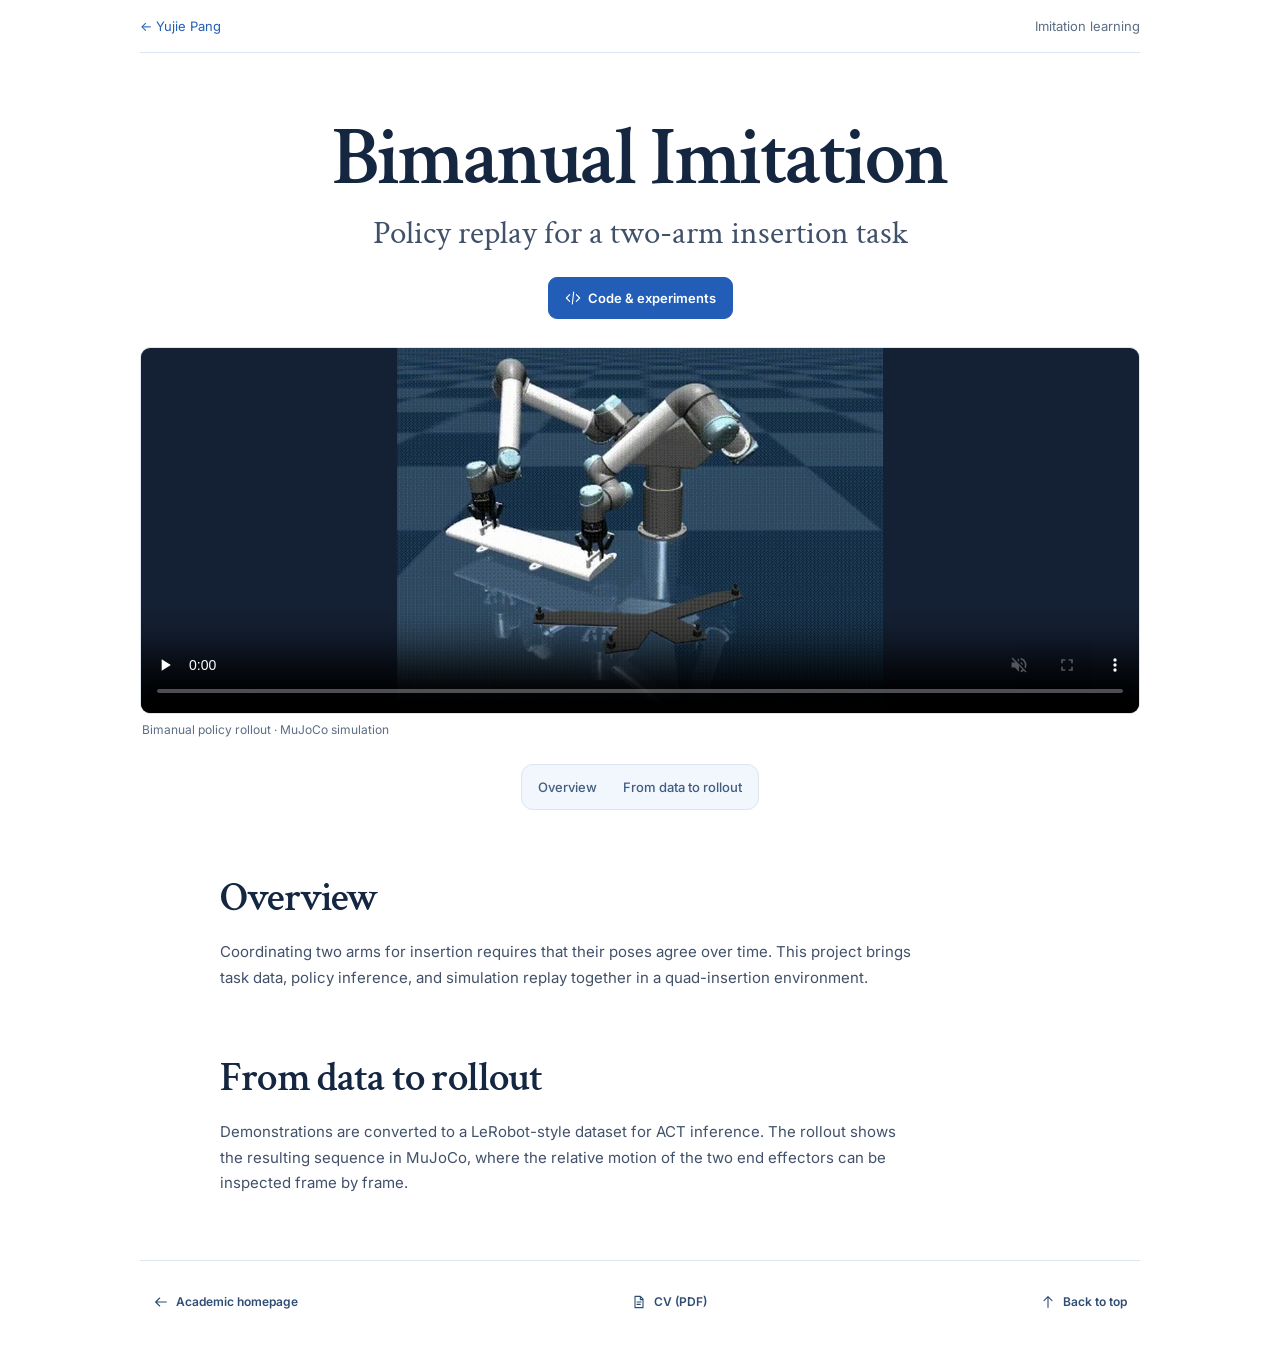
<file: projects/bimanual-imitation/index.html>
<!doctype html>
<html lang="en">
<head>
  <meta charset="utf-8">
  <meta name="viewport" content="width=device-width, initial-scale=1">
  <title>Bimanual Imitation | Yujie Pang</title>
  <meta name="description" content="Coordinating two arms for insertion requires that their poses agree over time. This project brings task data, policy inference, and simulation replay together in a quad-insertion environment.">
  <meta property="og:title" content="Bimanual Imitation · Policy replay for a two-arm insertion task">
  <meta property="og:description" content="Coordinating two arms for insertion requires that their poses agree over time. This project brings task data, policy inference, and simulation replay together in a quad-insertion environment.">
  <meta property="og:image" content="https://fslee2.github.io/assets/bimanual/policy-rollout.jpg">
  <link rel="stylesheet" href="https://fonts.googleapis.com/css2?family=Crimson+Text:wght@400;600;700&amp;family=Inter:wght@400;500;600;700&amp;display=swap">
  <link rel="stylesheet" href="../project.css">
  <link rel="stylesheet" href="../../actions.css">
  <script src="../project.js" defer></script>
</head>
<body>
<a class="skip" href="#main">Skip to project</a>
<nav class="crumb" aria-label="Back navigation"><a href="../../#projects">← Yujie Pang</a><span>Imitation learning</span></nav>
<main id="main">
<header class="hero"><h1>Bimanual Imitation</h1><p class="subtitle">Policy replay for a two-arm insertion task</p>
<nav class="resources action-row" aria-label="Project resources"><a href="https://github.com/fslee2/biman_imitation_pyj_verison" class="action action--primary"><svg aria-hidden="true" focusable="false"><use href="../../assets/actions.svg#code"></use></svg>Code &amp; experiments</a></nav></header>
<div class="showcase"><figure class="panel"><div class="frame"><video controls muted playsinline preload="none" src="../../assets/bimanual/policy-rollout.mp4" poster="../../assets/bimanual/policy-rollout.jpg" aria-label="Bimanual policy rollout · MuJoCo simulation"></video></div><figcaption>Bimanual policy rollout · MuJoCo simulation</figcaption></figure></div>
<nav class="contents" aria-label="On this page"><a href="#overview">Overview</a><a href="#method">From data to rollout</a></nav>
<section id="overview" class="section">
<h2>Overview</h2>
<p>Coordinating two arms for insertion requires that their poses agree over time. This project brings task data, policy inference, and simulation replay together in a quad-insertion environment.</p>
</section>
<section id="method" class="section">
<h2>From data to rollout</h2>
<p>Demonstrations are converted to a LeRobot-style dataset for ACT inference. The rollout shows the resulting sequence in MuJoCo, where the relative motion of the two end effectors can be inspected frame by frame.</p>
</section>
</main>
<footer><a href="../../" class="action action--quiet"><svg aria-hidden="true" focusable="false"><use href="../../assets/actions.svg#back"></use></svg>Academic homepage</a><a href="../../assets/cv/CV_Yujie_Pang.pdf" target="_blank" rel="noreferrer" class="action action--quiet" aria-label="Open Yujie Pang’s CV as a PDF"><svg aria-hidden="true" focusable="false"><use href="../../assets/actions.svg#paper"></use></svg>CV (PDF)</a><a href="#main" class="action action--quiet"><svg aria-hidden="true" focusable="false"><use href="../../assets/actions.svg#up"></use></svg>Back to top</a></footer>
</body>
</html>
</file>
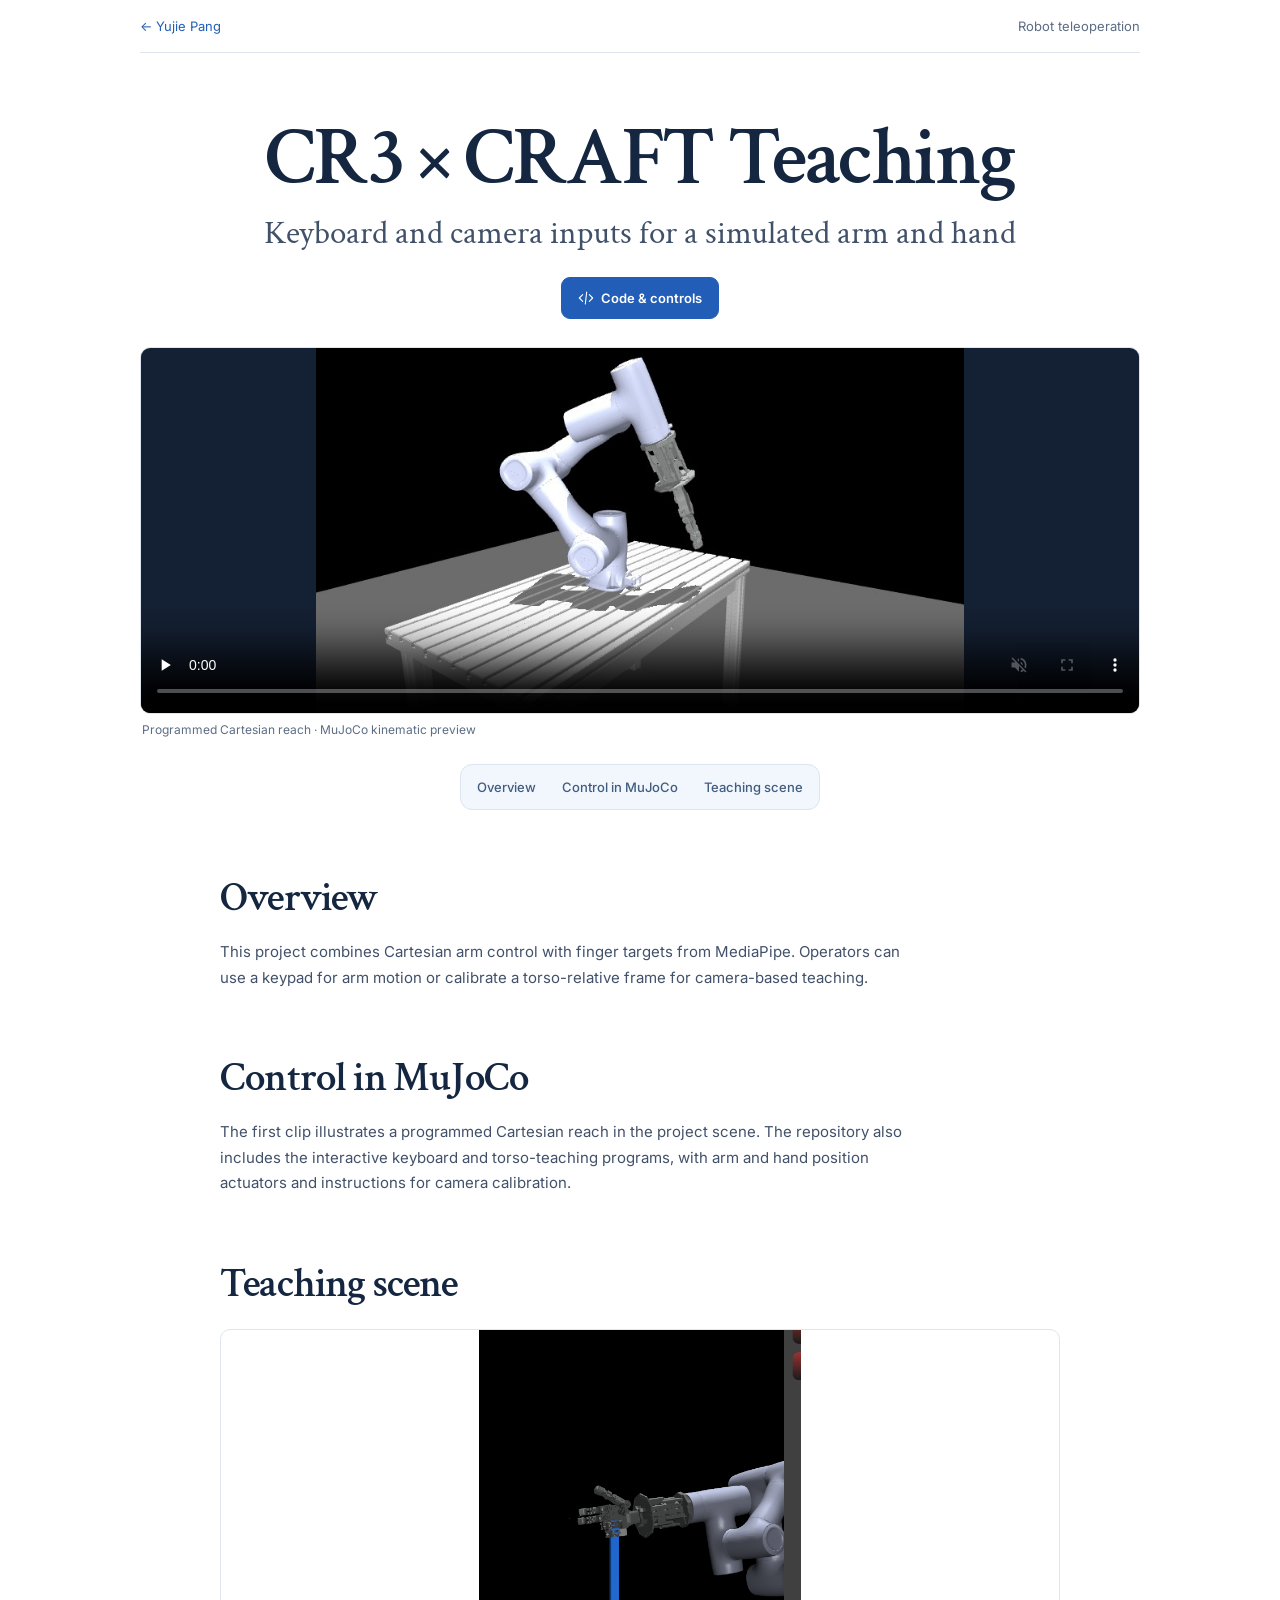
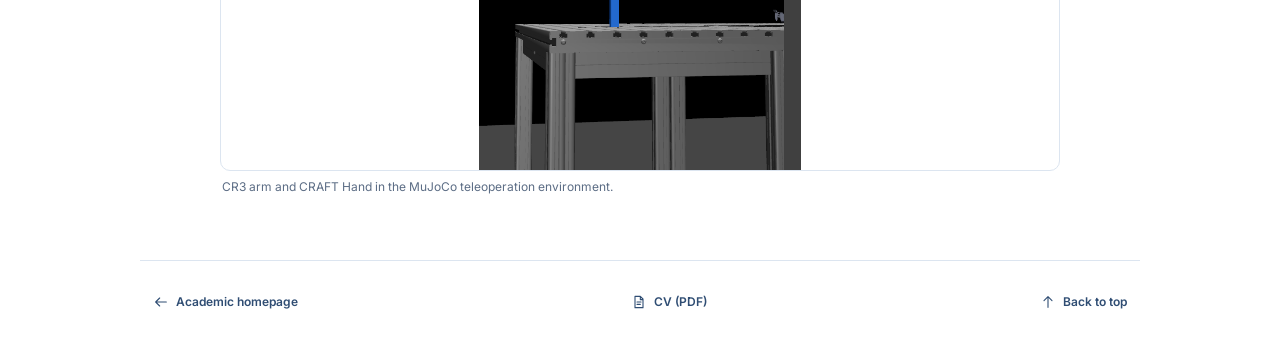
<file: projects/cr3-craft-teaching/index.html>
<!doctype html>
<html lang="en">
<head>
  <meta charset="utf-8">
  <meta name="viewport" content="width=device-width, initial-scale=1">
  <title>CR3 × CRAFT Teaching | Yujie Pang</title>
  <meta name="description" content="This project combines Cartesian arm control with finger targets from MediaPipe. Operators can use a keypad for arm motion or calibrate a torso-relative frame for camera-based teaching.">
  <meta property="og:title" content="CR3 × CRAFT Teaching · Keyboard and camera inputs for a simulated arm and hand">
  <meta property="og:description" content="This project combines Cartesian arm control with finger targets from MediaPipe. Operators can use a keypad for arm motion or calibrate a torso-relative frame for camera-based teaching.">
  <meta property="og:image" content="https://fslee2.github.io/assets/teleop-teacher/cartesian-reach.jpg">
  <link rel="stylesheet" href="https://fonts.googleapis.com/css2?family=Crimson+Text:wght@400;600;700&amp;family=Inter:wght@400;500;600;700&amp;display=swap">
  <link rel="stylesheet" href="../project.css">
  <link rel="stylesheet" href="../../actions.css">
  <script src="../project.js" defer></script>
</head>
<body>
<a class="skip" href="#main">Skip to project</a>
<nav class="crumb" aria-label="Back navigation"><a href="../../#projects">← Yujie Pang</a><span>Robot teleoperation</span></nav>
<main id="main">
<header class="hero"><h1>CR3 × CRAFT Teaching</h1><p class="subtitle">Keyboard and camera inputs for a simulated arm and hand</p>
<nav class="resources action-row" aria-label="Project resources"><a href="https://github.com/fslee2/Dobot-CraftHand" class="action action--primary"><svg aria-hidden="true" focusable="false"><use href="../../assets/actions.svg#code"></use></svg>Code &amp; controls</a></nav></header>
<div class="showcase"><figure class="panel"><div class="frame"><video controls muted playsinline preload="none" src="../../assets/teleop-teacher/cartesian-reach.mp4" poster="../../assets/teleop-teacher/cartesian-reach.jpg" aria-label="Programmed Cartesian reach · MuJoCo kinematic preview"></video></div><figcaption>Programmed Cartesian reach · MuJoCo kinematic preview</figcaption></figure></div>
<nav class="contents" aria-label="On this page"><a href="#overview">Overview</a><a href="#method">Control in MuJoCo</a><a href="#demonstrations">Teaching scene</a></nav>
<section id="overview" class="section">
<h2>Overview</h2>
<p>This project combines Cartesian arm control with finger targets from MediaPipe. Operators can use a keypad for arm motion or calibrate a torso-relative frame for camera-based teaching.</p>
</section>
<section id="method" class="section">
<h2>Control in MuJoCo</h2>
<p>The first clip illustrates a programmed Cartesian reach in the project scene. The repository also includes the interactive keyboard and torso-teaching programs, with arm and hand position actuators and instructions for camera calibration.</p>
</section>
<section id="demonstrations" class="section">
<h2>Teaching scene</h2>
<div class="gallery single">
<figure class="panel"><div class="frame"><a href="../../assets/teleop-teacher/teleop_teacher_mujoco.png" aria-label="Open full-size image: CR3 arm and CRAFT Hand MuJoCo teleoperation scene"><img src="../../assets/teleop-teacher/teleop_teacher_mujoco.png" alt="CR3 arm and CRAFT Hand MuJoCo teleoperation scene" loading="lazy"></a></div><figcaption>CR3 arm and CRAFT Hand in the MuJoCo teleoperation environment.</figcaption></figure>
</div>
</section>
</main>
<footer><a href="../../" class="action action--quiet"><svg aria-hidden="true" focusable="false"><use href="../../assets/actions.svg#back"></use></svg>Academic homepage</a><a href="../../assets/cv/CV_Yujie_Pang.pdf" target="_blank" rel="noreferrer" class="action action--quiet" aria-label="Open Yujie Pang’s CV as a PDF"><svg aria-hidden="true" focusable="false"><use href="../../assets/actions.svg#paper"></use></svg>CV (PDF)</a><a href="#main" class="action action--quiet"><svg aria-hidden="true" focusable="false"><use href="../../assets/actions.svg#up"></use></svg>Back to top</a></footer>
</body>
</html>
</file>
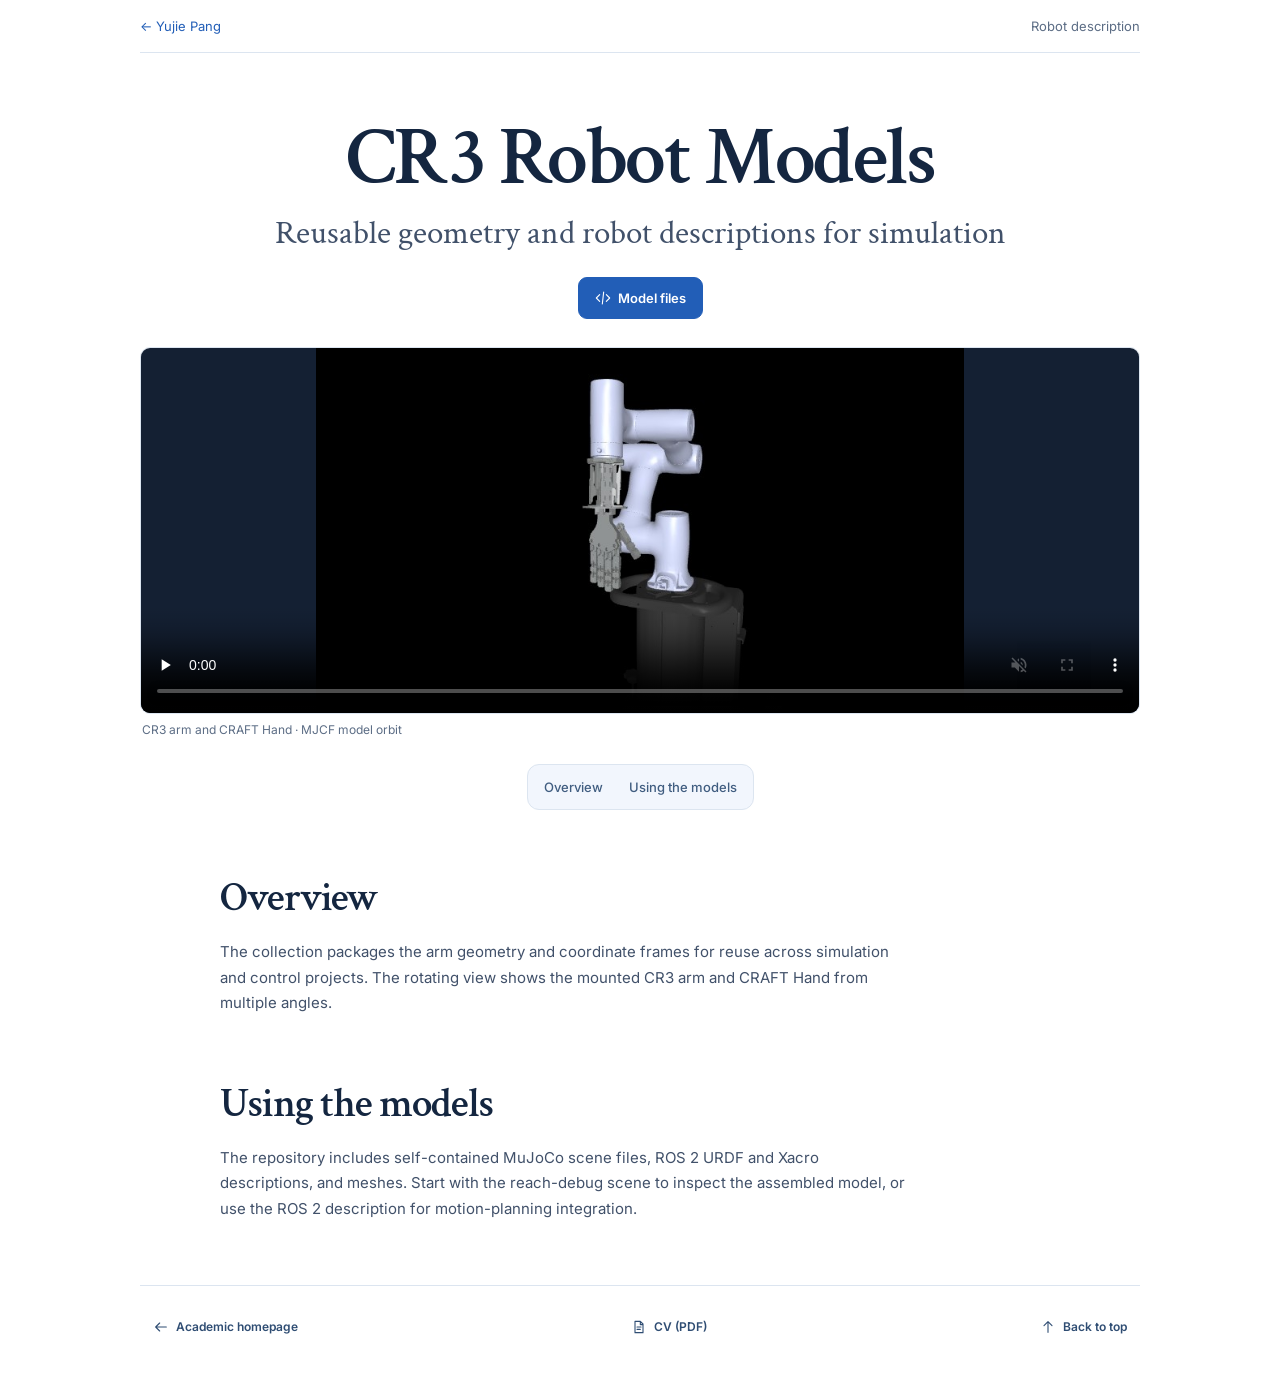
<file: projects/cr3-models/index.html>
<!doctype html>
<html lang="en">
<head>
  <meta charset="utf-8">
  <meta name="viewport" content="width=device-width, initial-scale=1">
  <title>CR3 Robot Models | Yujie Pang</title>
  <meta name="description" content="The collection packages the arm geometry and coordinate frames for reuse across simulation and control projects. The rotating view shows the mounted CR3 arm and CRAFT Hand from multiple angles.">
  <meta property="og:title" content="CR3 Robot Models · Reusable geometry and robot descriptions for simulation">
  <meta property="og:description" content="The collection packages the arm geometry and coordinate frames for reuse across simulation and control projects. The rotating view shows the mounted CR3 arm and CRAFT Hand from multiple angles.">
  <meta property="og:image" content="https://fslee2.github.io/assets/cr3-description/model-orbit.jpg">
  <link rel="stylesheet" href="https://fonts.googleapis.com/css2?family=Crimson+Text:wght@400;600;700&amp;family=Inter:wght@400;500;600;700&amp;display=swap">
  <link rel="stylesheet" href="../project.css">
  <link rel="stylesheet" href="../../actions.css">
  <script src="../project.js" defer></script>
</head>
<body>
<a class="skip" href="#main">Skip to project</a>
<nav class="crumb" aria-label="Back navigation"><a href="../../#projects">← Yujie Pang</a><span>Robot description</span></nav>
<main id="main">
<header class="hero"><h1>CR3 Robot Models</h1><p class="subtitle">Reusable geometry and robot descriptions for simulation</p>
<nav class="resources action-row" aria-label="Project resources"><a href="https://github.com/fslee2/cr3-robot-description-assets" class="action action--primary"><svg aria-hidden="true" focusable="false"><use href="../../assets/actions.svg#code"></use></svg>Model files</a></nav></header>
<div class="showcase"><figure class="panel"><div class="frame"><video controls muted playsinline preload="none" src="../../assets/cr3-description/model-orbit.mp4" poster="../../assets/cr3-description/model-orbit.jpg" aria-label="CR3 arm and CRAFT Hand · MJCF model orbit"></video></div><figcaption>CR3 arm and CRAFT Hand · MJCF model orbit</figcaption></figure></div>
<nav class="contents" aria-label="On this page"><a href="#overview">Overview</a><a href="#method">Using the models</a></nav>
<section id="overview" class="section">
<h2>Overview</h2>
<p>The collection packages the arm geometry and coordinate frames for reuse across simulation and control projects. The rotating view shows the mounted CR3 arm and CRAFT Hand from multiple angles.</p>
</section>
<section id="method" class="section">
<h2>Using the models</h2>
<p>The repository includes self-contained MuJoCo scene files, ROS 2 URDF and Xacro descriptions, and meshes. Start with the reach-debug scene to inspect the assembled model, or use the ROS 2 description for motion-planning integration.</p>
</section>
</main>
<footer><a href="../../" class="action action--quiet"><svg aria-hidden="true" focusable="false"><use href="../../assets/actions.svg#back"></use></svg>Academic homepage</a><a href="../../assets/cv/CV_Yujie_Pang.pdf" target="_blank" rel="noreferrer" class="action action--quiet" aria-label="Open Yujie Pang’s CV as a PDF"><svg aria-hidden="true" focusable="false"><use href="../../assets/actions.svg#paper"></use></svg>CV (PDF)</a><a href="#main" class="action action--quiet"><svg aria-hidden="true" focusable="false"><use href="../../assets/actions.svg#up"></use></svg>Back to top</a></footer>
</body>
</html>
</file>
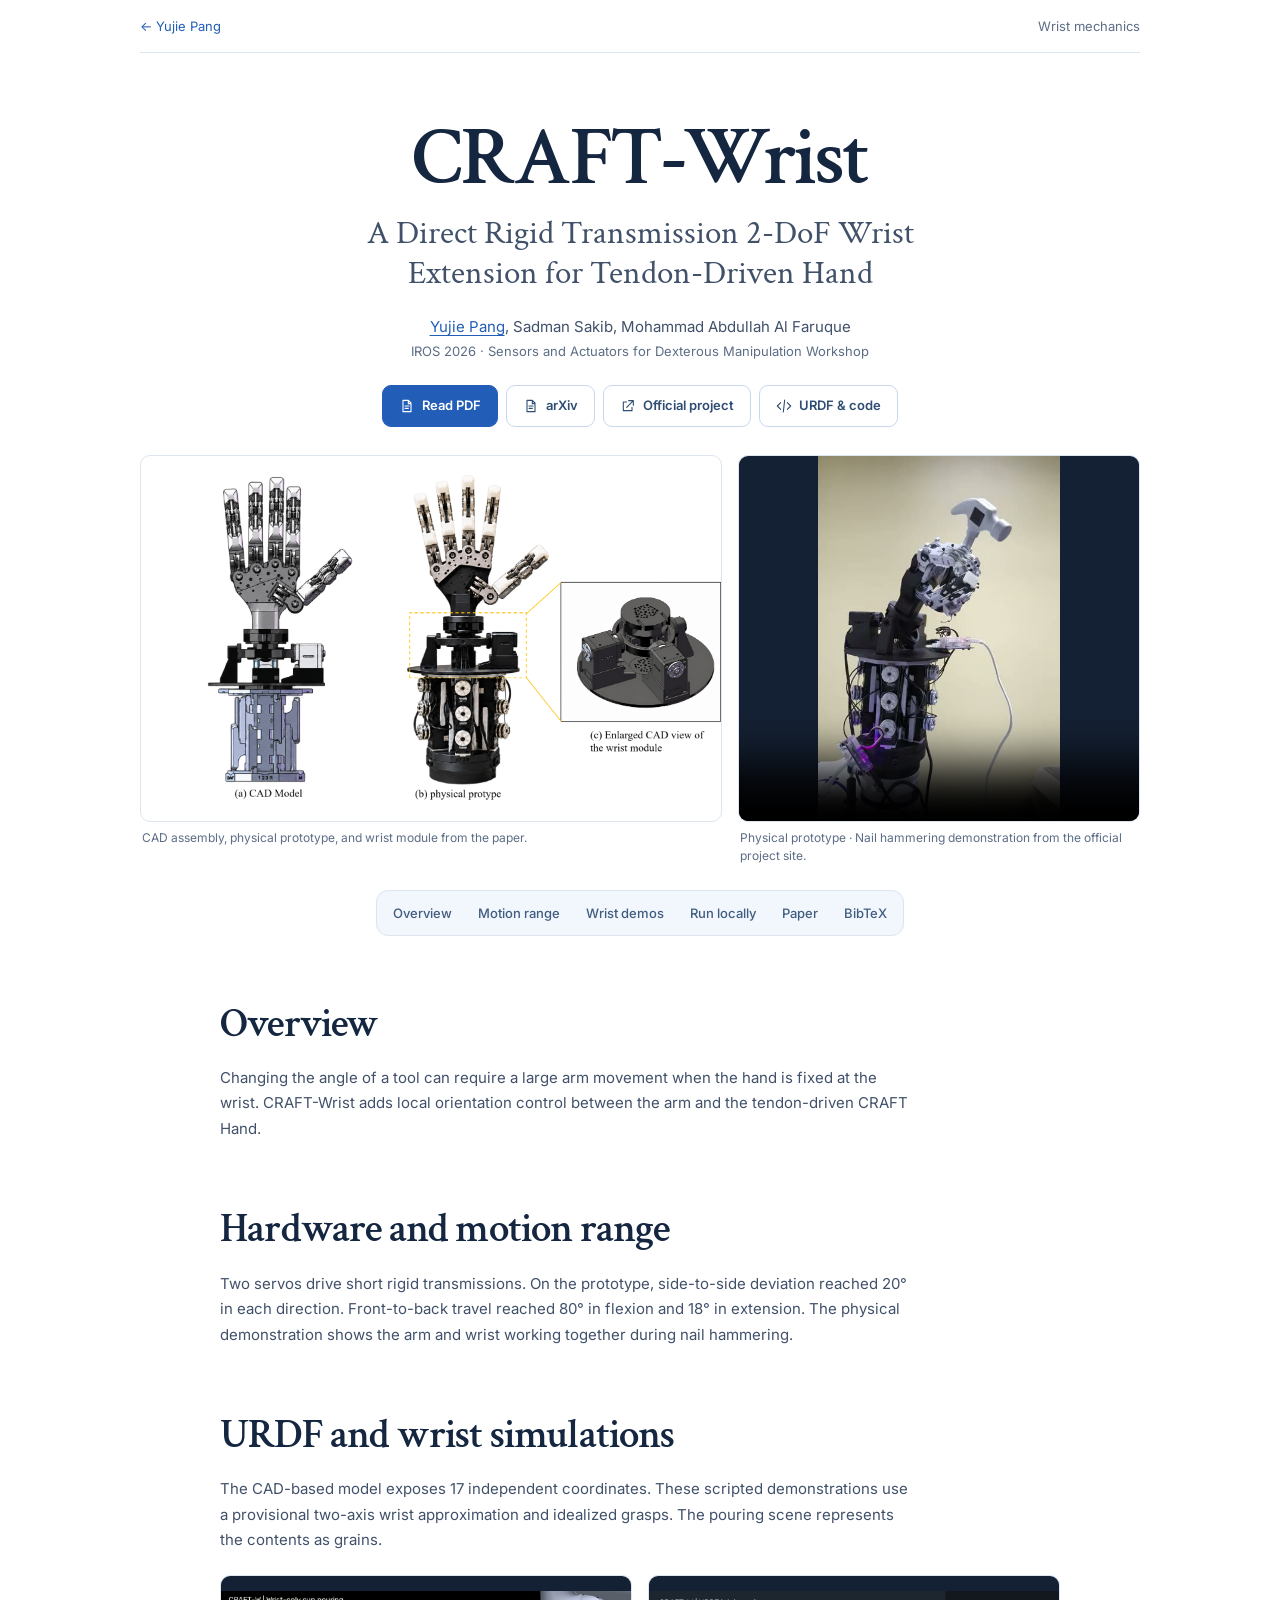
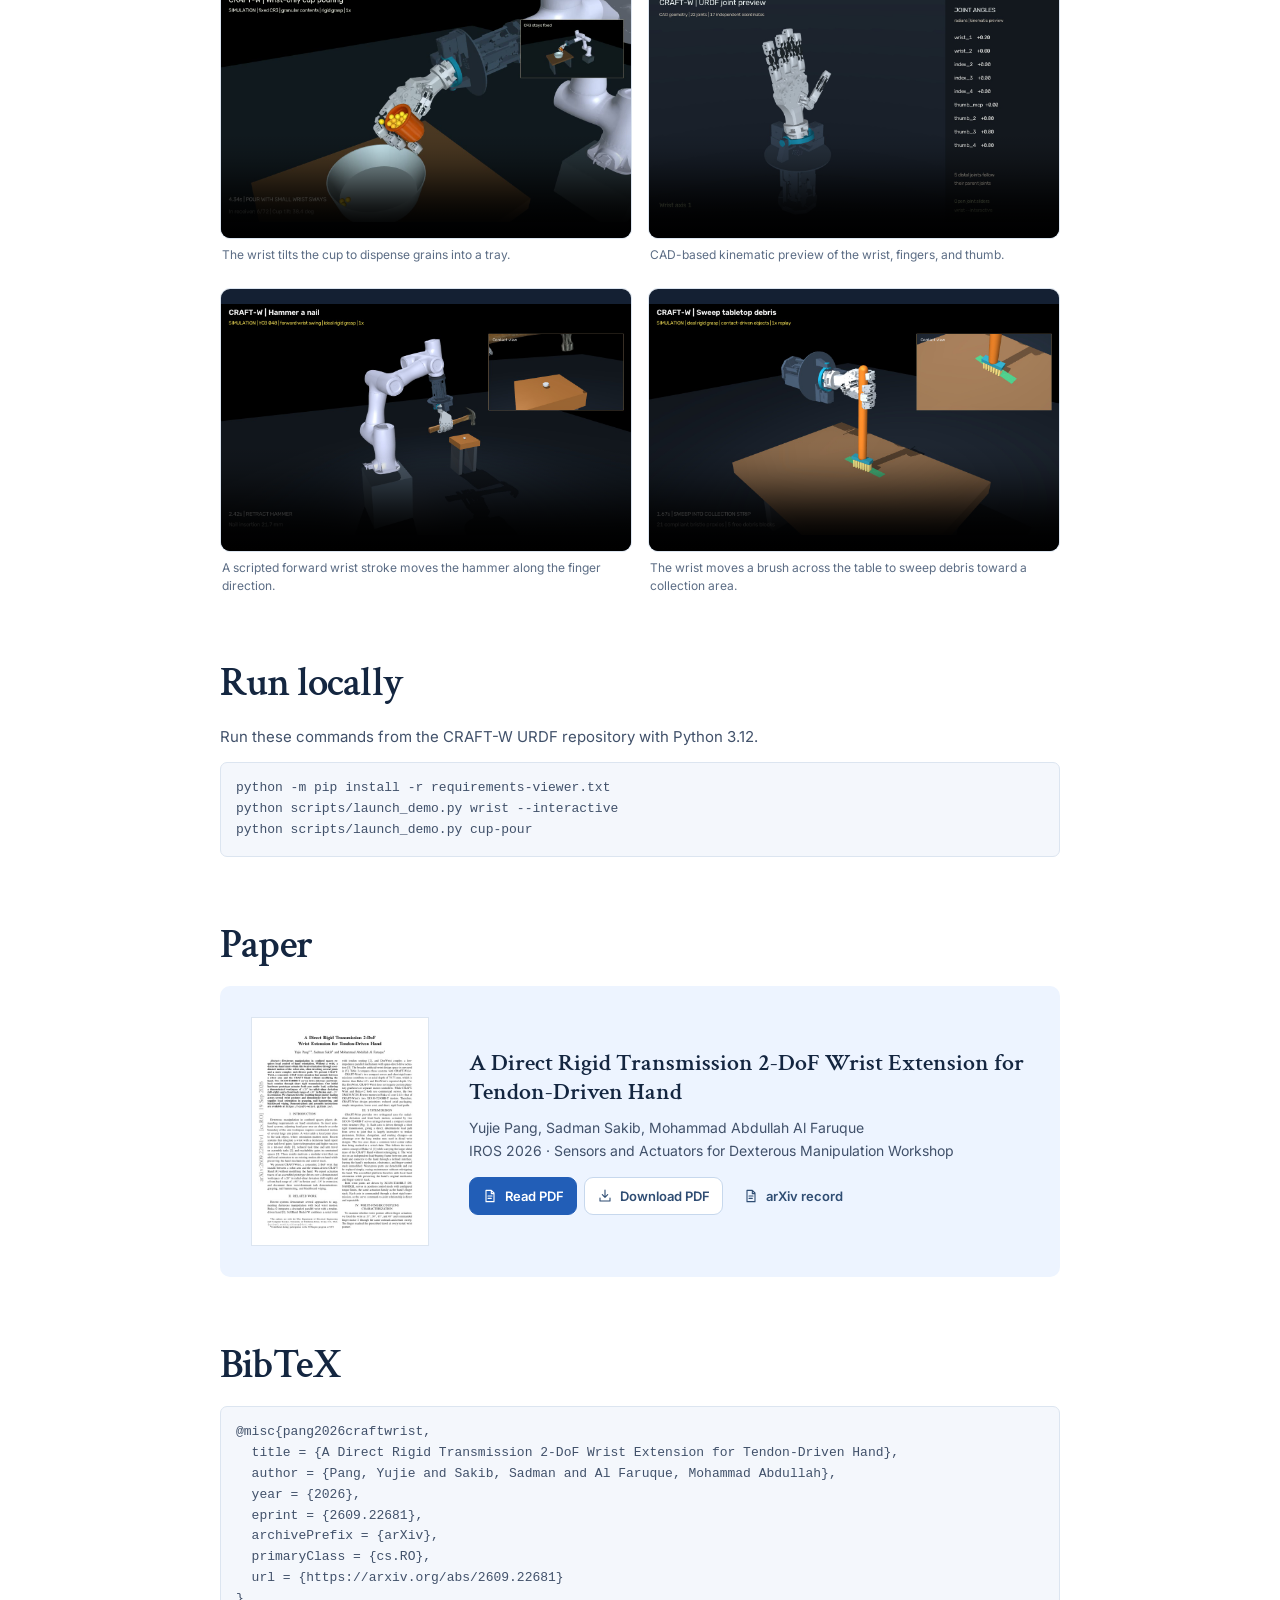
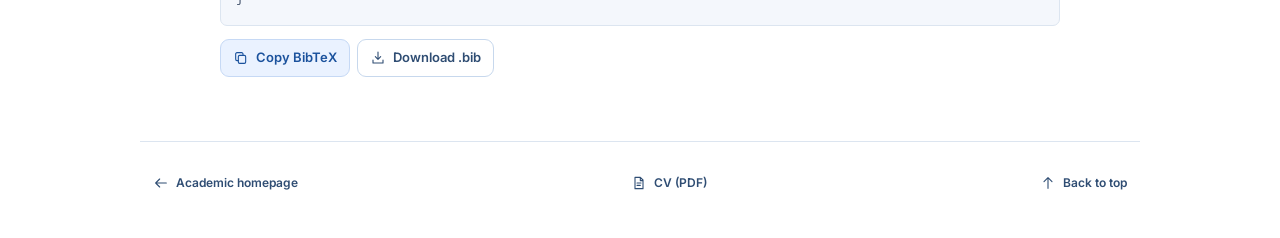
<file: projects/craft-wrist/index.html>
<!doctype html>
<html lang="en">
<head>
  <meta charset="utf-8">
  <meta name="viewport" content="width=device-width, initial-scale=1">
  <title>CRAFT-Wrist | Yujie Pang</title>
  <meta name="description" content="Changing the angle of a tool can require a large arm movement when the hand is fixed at the wrist. CRAFT-Wrist adds local orientation control between the arm and the tendon-driven CRAFT Hand.">
  <meta property="og:title" content="CRAFT-Wrist · A Direct Rigid Transmission 2-DoF Wrist Extension for Tendon-Driven Hand">
  <meta property="og:description" content="Changing the angle of a tool can require a large arm movement when the hand is fixed at the wrist. CRAFT-Wrist adds local orientation control between the arm and the tendon-driven CRAFT Hand.">
  <meta property="og:image" content="https://fslee2.github.io/assets/publications/craft-wrist-overview.png">
  <link rel="stylesheet" href="https://fonts.googleapis.com/css2?family=Crimson+Text:wght@400;600;700&amp;family=Inter:wght@400;500;600;700&amp;display=swap">
  <link rel="stylesheet" href="../project.css">
  <link rel="stylesheet" href="../../actions.css">
  <script src="../project.js" defer></script>
</head>
<body>
<a class="skip" href="#main">Skip to project</a>
<nav class="crumb" aria-label="Back navigation"><a href="../../#publications">← Yujie Pang</a><span>Wrist mechanics</span></nav>
<main id="main">
<header class="hero"><h1>CRAFT-Wrist</h1><p class="subtitle">A Direct Rigid Transmission 2-DoF Wrist Extension for Tendon-Driven Hand</p><p class="authors"><a href="../../#about">Yujie Pang</a>, Sadman Sakib, Mohammad Abdullah Al Faruque</p><p class="venue">IROS 2026 · Sensors and Actuators for Dexterous Manipulation Workshop</p>
<nav class="resources action-row" aria-label="Project resources"><a href="paper.pdf" class="action action--primary"><svg aria-hidden="true" focusable="false"><use href="../../assets/actions.svg#paper"></use></svg>Read PDF</a><a href="https://arxiv.org/abs/2609.22681" class="action"><svg aria-hidden="true" focusable="false"><use href="../../assets/actions.svg#paper"></use></svg>arXiv</a><a href="https://craft-wrist.github.io/" class="action"><svg aria-hidden="true" focusable="false"><use href="../../assets/actions.svg#external"></use></svg>Official project</a><a href="https://github.com/fslee2/Craft_wrist-URDF" class="action"><svg aria-hidden="true" focusable="false"><use href="../../assets/actions.svg#code"></use></svg>URDF &amp; code</a></nav></header>
<div class="showcase pair"><figure class="panel"><div class="frame"><a href="../../assets/publications/craft-wrist-overview.png" aria-label="Open full-size image: CAD assembly, physical prototype, and wrist module from the paper."><img src="../../assets/publications/craft-wrist-overview.png" alt="CAD assembly, physical prototype, and wrist module from the paper." loading="lazy"></a></div><figcaption>CAD assembly, physical prototype, and wrist module from the paper.</figcaption></figure>
<figure class="panel"><div class="frame"><video controls muted playsinline preload="none" src="../../assets/publications/craft-wrist-hardware.mp4" poster="../../assets/publications/craft-wrist-hardware.jpg" aria-label="Physical prototype · Nail hammering demonstration from the official project site."></video></div><figcaption>Physical prototype · Nail hammering demonstration from the official project site.</figcaption></figure></div>
<nav class="contents" aria-label="On this page"><a href="#overview">Overview</a><a href="#method">Motion range</a><a href="#demonstrations">Wrist demos</a><a href="#run">Run locally</a><a href="#paper">Paper</a><a href="#citation">BibTeX</a></nav>
<section id="overview" class="section">
<h2>Overview</h2>
<p>Changing the angle of a tool can require a large arm movement when the hand is fixed at the wrist. CRAFT-Wrist adds local orientation control between the arm and the tendon-driven CRAFT Hand.</p>
</section>
<section id="method" class="section">
<h2>Hardware and motion range</h2>
<p>Two servos drive short rigid transmissions. On the prototype, side-to-side deviation reached 20° in each direction. Front-to-back travel reached 80° in flexion and 18° in extension. The physical demonstration shows the arm and wrist working together during nail hammering.</p>
</section>
<section id="demonstrations" class="section">
<h2>URDF and wrist simulations</h2>
<p>The CAD-based model exposes 17 independent coordinates. These scripted demonstrations use a provisional two-axis wrist approximation and idealized grasps. The pouring scene represents the contents as grains.</p>
<div class="gallery">
<figure class="panel"><div class="frame"><video controls muted playsinline preload="none" src="../../assets/craft-w/cup-pour.mp4" poster="../../assets/craft-w/pour-in-motion.jpg" aria-label="Wrist-driven cup pouring · MuJoCo simulation"></video></div><figcaption>The wrist tilts the cup to dispense grains into a tray.</figcaption></figure>
<figure class="panel"><div class="frame"><video controls muted playsinline preload="none" src="../../assets/craft-w/urdf-joints.mp4" poster="../../assets/craft-w/urdf-joints.jpg" aria-label="CRAFT-W wrist, finger, and thumb joint motion"></video></div><figcaption>CAD-based kinematic preview of the wrist, fingers, and thumb.</figcaption></figure>
<figure class="panel"><div class="frame"><video controls muted playsinline preload="none" src="../../assets/craft-w/hammer-nail.mp4" poster="../../assets/craft-w/hammer-nail.jpg" aria-label="Wrist-driven hammering simulation"></video></div><figcaption>A scripted forward wrist stroke moves the hammer along the finger direction.</figcaption></figure>
<figure class="panel"><div class="frame"><video controls muted playsinline preload="none" src="../../assets/craft-w/brush-sweep.mp4" poster="../../assets/craft-w/brush-sweep.jpg" aria-label="Wrist-driven tabletop brush sweeping simulation"></video></div><figcaption>The wrist moves a brush across the table to sweep debris toward a collection area.</figcaption></figure>
</div>
</section>
<section id="run" class="section">
<h2>Run locally</h2>
<p>Run these commands from the CRAFT-W URDF repository with Python 3.12.</p><pre><code>python -m pip install -r requirements-viewer.txt
python scripts/launch_demo.py wrist --interactive
python scripts/launch_demo.py cup-pour</code></pre>
</section>
<section id="paper" class="section">
<h2>Paper</h2>
<div class="paper"><a href="paper.pdf"><img src="paper-cover.jpg" alt="Open the full paper PDF" loading="lazy"></a><div><h3>A Direct Rigid Transmission 2-DoF Wrist Extension for Tendon-Driven Hand</h3><p>Yujie Pang, Sadman Sakib, Mohammad Abdullah Al Faruque<br>IROS 2026 · Sensors and Actuators for Dexterous Manipulation Workshop</p><nav class="action-row" aria-label="Paper links"><a href="paper.pdf" class="action action--primary"><svg aria-hidden="true" focusable="false"><use href="../../assets/actions.svg#paper"></use></svg>Read PDF</a><a href="paper.pdf" download class="action"><svg aria-hidden="true" focusable="false"><use href="../../assets/actions.svg#download"></use></svg>Download PDF</a><a href="https://arxiv.org/abs/2609.22681" class="action action--quiet"><svg aria-hidden="true" focusable="false"><use href="../../assets/actions.svg#paper"></use></svg>arXiv record</a></nav></div></div>
</section>
<section id="citation" class="section">
<h2>BibTeX</h2>
<pre>@misc{pang2026craftwrist,
  title = {A Direct Rigid Transmission 2-DoF Wrist Extension for Tendon-Driven Hand},
  author = {Pang, Yujie and Sakib, Sadman and Al Faruque, Mohammad Abdullah},
  year = {2026},
  eprint = {2609.22681},
  archivePrefix = {arXiv},
  primaryClass = {cs.RO},
  url = {https://arxiv.org/abs/2609.22681}
}</pre><div class="cite-tools action-row"><button type="button" hidden data-copy-citation class="action action--soft"><svg aria-hidden="true" focusable="false"><use href="../../assets/actions.svg#copy"></use></svg>Copy BibTeX</button><a href="citation.bib" download class="action"><svg aria-hidden="true" focusable="false"><use href="../../assets/actions.svg#download"></use></svg>Download .bib</a><span id="copy-status" role="status"></span></div>
</section>
</main>
<footer><a href="../../" class="action action--quiet"><svg aria-hidden="true" focusable="false"><use href="../../assets/actions.svg#back"></use></svg>Academic homepage</a><a href="../../assets/cv/CV_Yujie_Pang.pdf" target="_blank" rel="noreferrer" class="action action--quiet" aria-label="Open Yujie Pang’s CV as a PDF"><svg aria-hidden="true" focusable="false"><use href="../../assets/actions.svg#paper"></use></svg>CV (PDF)</a><a href="#main" class="action action--quiet"><svg aria-hidden="true" focusable="false"><use href="../../assets/actions.svg#up"></use></svg>Back to top</a></footer>
</body>
</html>
</file>
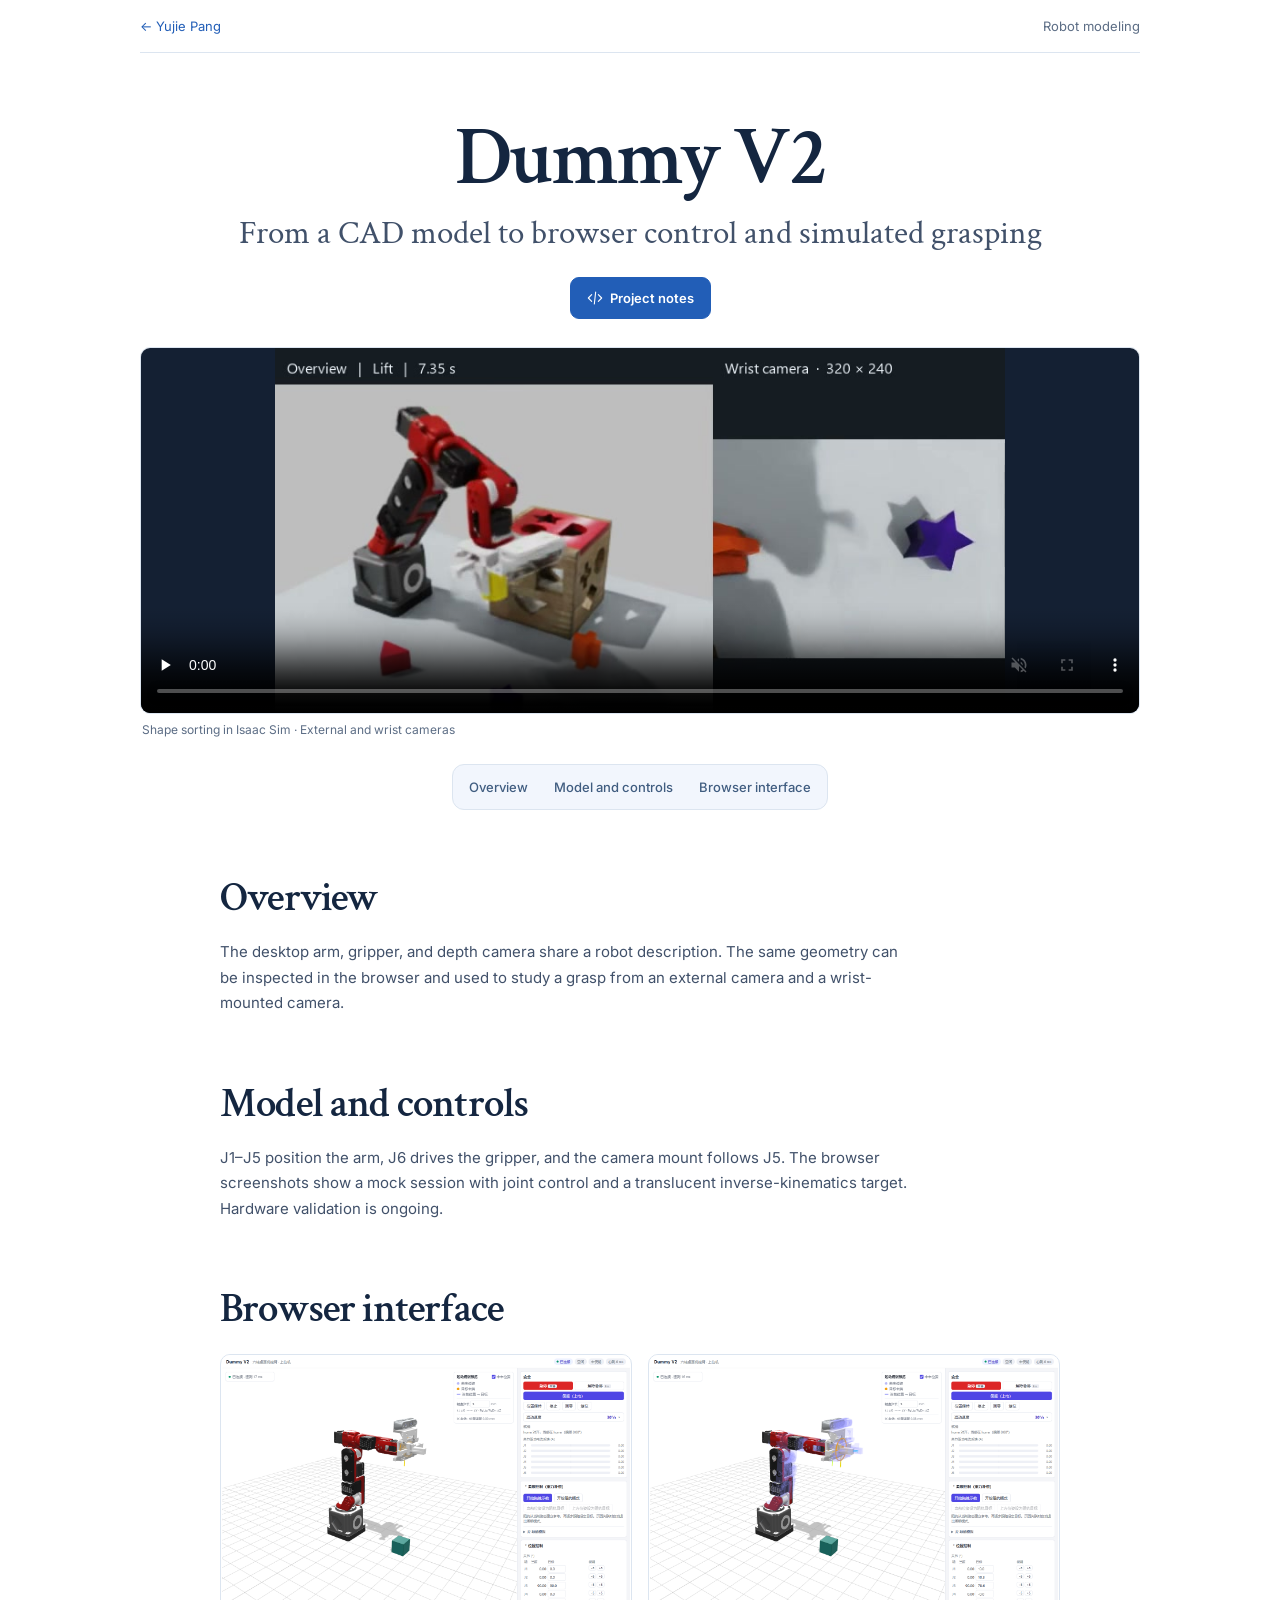
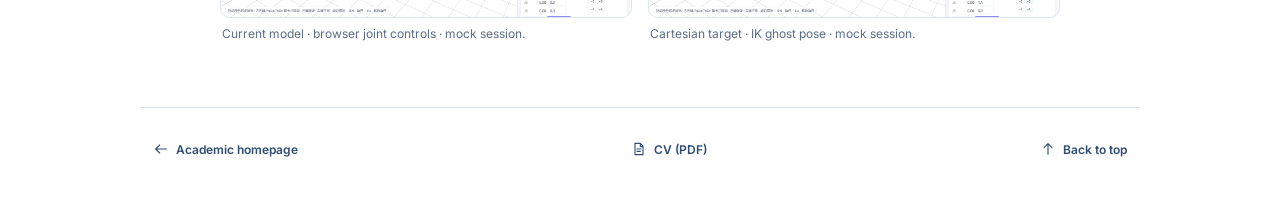
<file: projects/dummy-v2/index.html>
<!doctype html>
<html lang="en">
<head>
  <meta charset="utf-8">
  <meta name="viewport" content="width=device-width, initial-scale=1">
  <title>Dummy V2 | Yujie Pang</title>
  <meta name="description" content="The desktop arm, gripper, and depth camera share a robot description. The same geometry can be inspected in the browser and used to study a grasp from an external camera and a wrist-mounted camera.">
  <meta property="og:title" content="Dummy V2 · From a CAD model to browser control and simulated grasping">
  <meta property="og:description" content="The desktop arm, gripper, and depth camera share a robot description. The same geometry can be inspected in the browser and used to study a grasp from an external camera and a wrist-mounted camera.">
  <meta property="og:image" content="https://fslee2.github.io/assets/dummy-v2/shape-sorter.jpg">
  <link rel="stylesheet" href="https://fonts.googleapis.com/css2?family=Crimson+Text:wght@400;600;700&amp;family=Inter:wght@400;500;600;700&amp;display=swap">
  <link rel="stylesheet" href="../project.css">
  <link rel="stylesheet" href="../../actions.css">
  <script src="../project.js" defer></script>
</head>
<body>
<a class="skip" href="#main">Skip to project</a>
<nav class="crumb" aria-label="Back navigation"><a href="../../#projects">← Yujie Pang</a><span>Robot modeling</span></nav>
<main id="main">
<header class="hero"><h1>Dummy V2</h1><p class="subtitle">From a CAD model to browser control and simulated grasping</p>
<nav class="resources action-row" aria-label="Project resources"><a href="https://github.com/fslee2/fslee2/blob/main/projects/dummy-v2.md" class="action action--primary"><svg aria-hidden="true" focusable="false"><use href="../../assets/actions.svg#code"></use></svg>Project notes</a></nav></header>
<div class="showcase"><figure class="panel"><div class="frame"><video controls muted playsinline preload="none" src="../../assets/dummy-v2/shape-sorter.mp4" poster="../../assets/dummy-v2/shape-sorter.jpg" aria-label="Shape sorting in Isaac Sim · External and wrist cameras"></video></div><figcaption>Shape sorting in Isaac Sim · External and wrist cameras</figcaption></figure></div>
<nav class="contents" aria-label="On this page"><a href="#overview">Overview</a><a href="#method">Model and controls</a><a href="#demonstrations">Browser interface</a></nav>
<section id="overview" class="section">
<h2>Overview</h2>
<p>The desktop arm, gripper, and depth camera share a robot description. The same geometry can be inspected in the browser and used to study a grasp from an external camera and a wrist-mounted camera.</p>
</section>
<section id="method" class="section">
<h2>Model and controls</h2>
<p>J1–J5 position the arm, J6 drives the gripper, and the camera mount follows J5. The browser screenshots show a mock session with joint control and a translucent inverse-kinematics target. Hardware validation is ongoing.</p>
</section>
<section id="demonstrations" class="section">
<h2>Browser interface</h2>
<div class="gallery">
<figure class="panel"><div class="frame"><a href="../../assets/dummy-v2/web-control.png" aria-label="Open full-size image: Dummy V2 joint controls and robot model in a mock session"><img src="../../assets/dummy-v2/web-control.png" alt="Dummy V2 joint controls and robot model in a mock session" loading="lazy"></a></div><figcaption>Current model · browser joint controls · mock session.</figcaption></figure>
<figure class="panel"><div class="frame"><a href="../../assets/dummy-v2/planning-preview.png" aria-label="Open full-size image: Dummy V2 Cartesian target and translucent future IK pose in a mock session"><img src="../../assets/dummy-v2/planning-preview.png" alt="Dummy V2 Cartesian target and translucent future IK pose in a mock session" loading="lazy"></a></div><figcaption>Cartesian target · IK ghost pose · mock session.</figcaption></figure>
</div>
</section>
</main>
<footer><a href="../../" class="action action--quiet"><svg aria-hidden="true" focusable="false"><use href="../../assets/actions.svg#back"></use></svg>Academic homepage</a><a href="../../assets/cv/CV_Yujie_Pang.pdf" target="_blank" rel="noreferrer" class="action action--quiet" aria-label="Open Yujie Pang’s CV as a PDF"><svg aria-hidden="true" focusable="false"><use href="../../assets/actions.svg#paper"></use></svg>CV (PDF)</a><a href="#main" class="action action--quiet"><svg aria-hidden="true" focusable="false"><use href="../../assets/actions.svg#up"></use></svg>Back to top</a></footer>
</body>
</html>
</file>
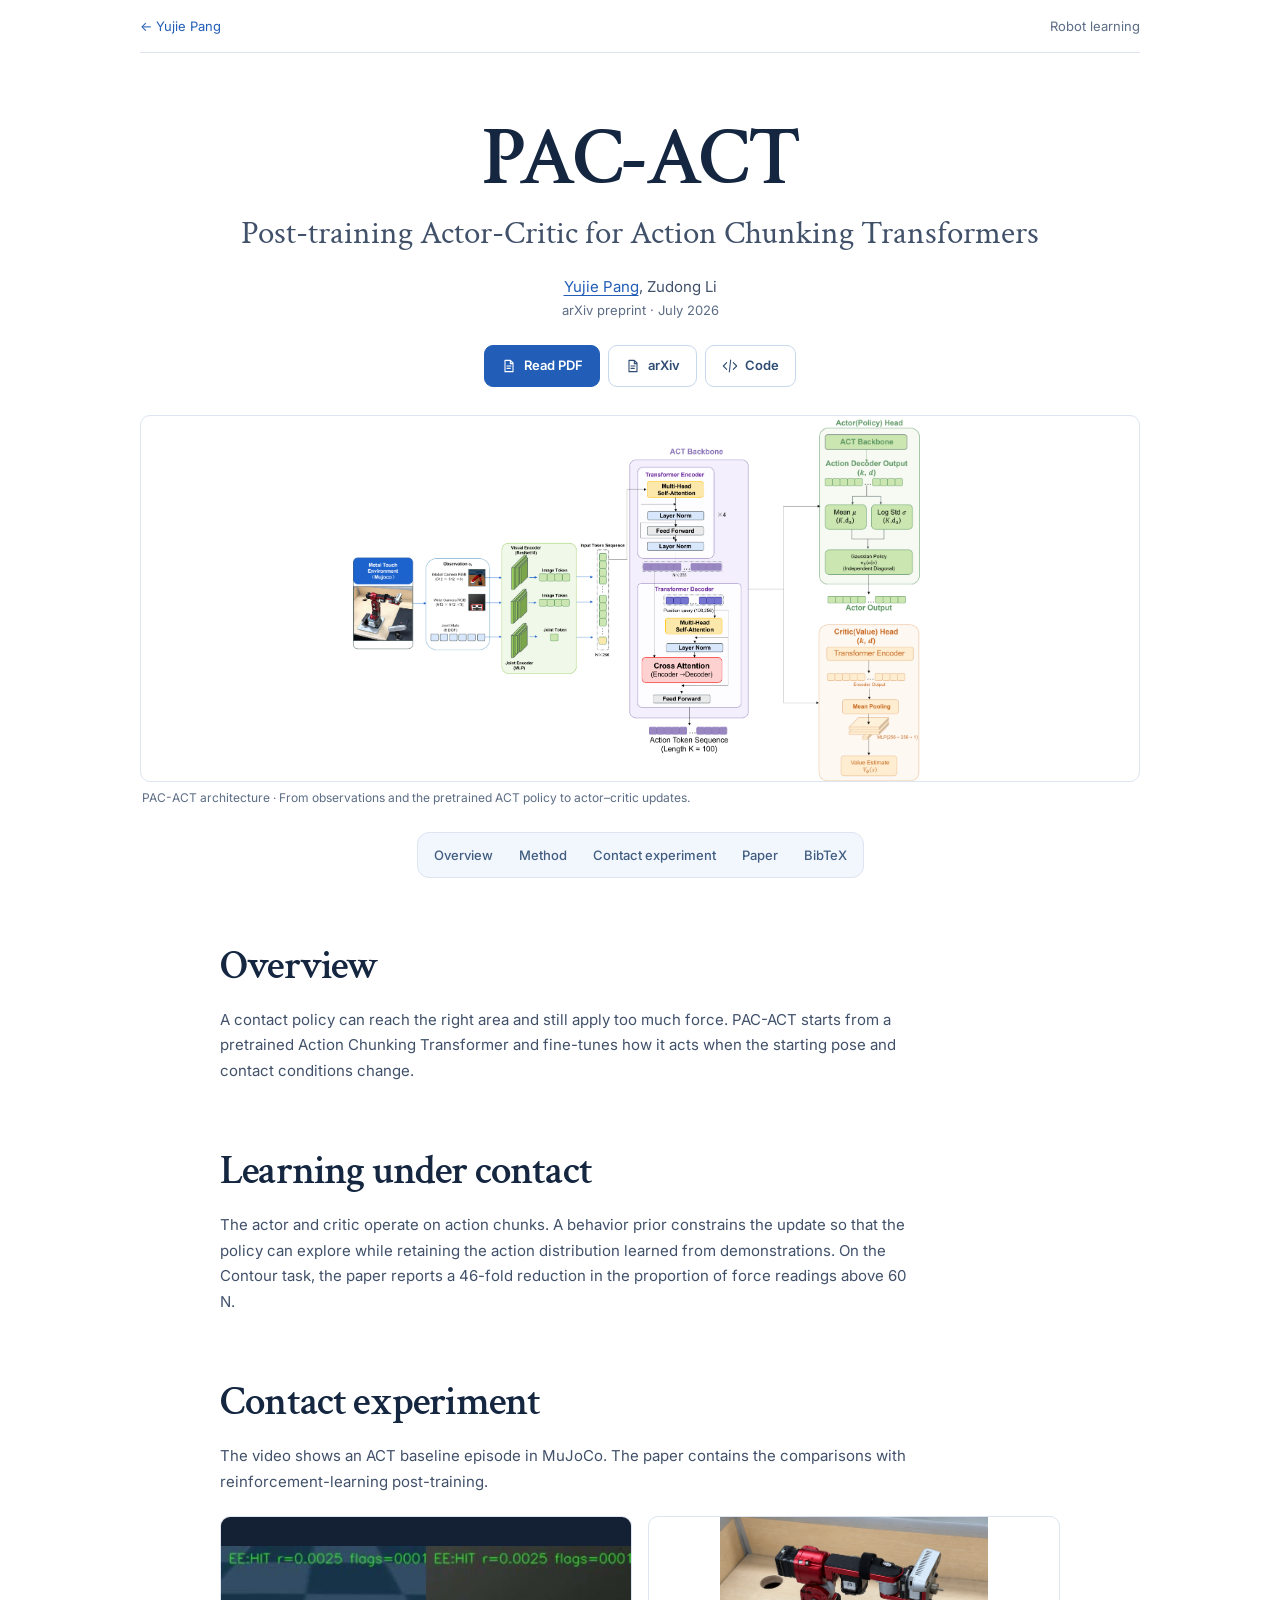
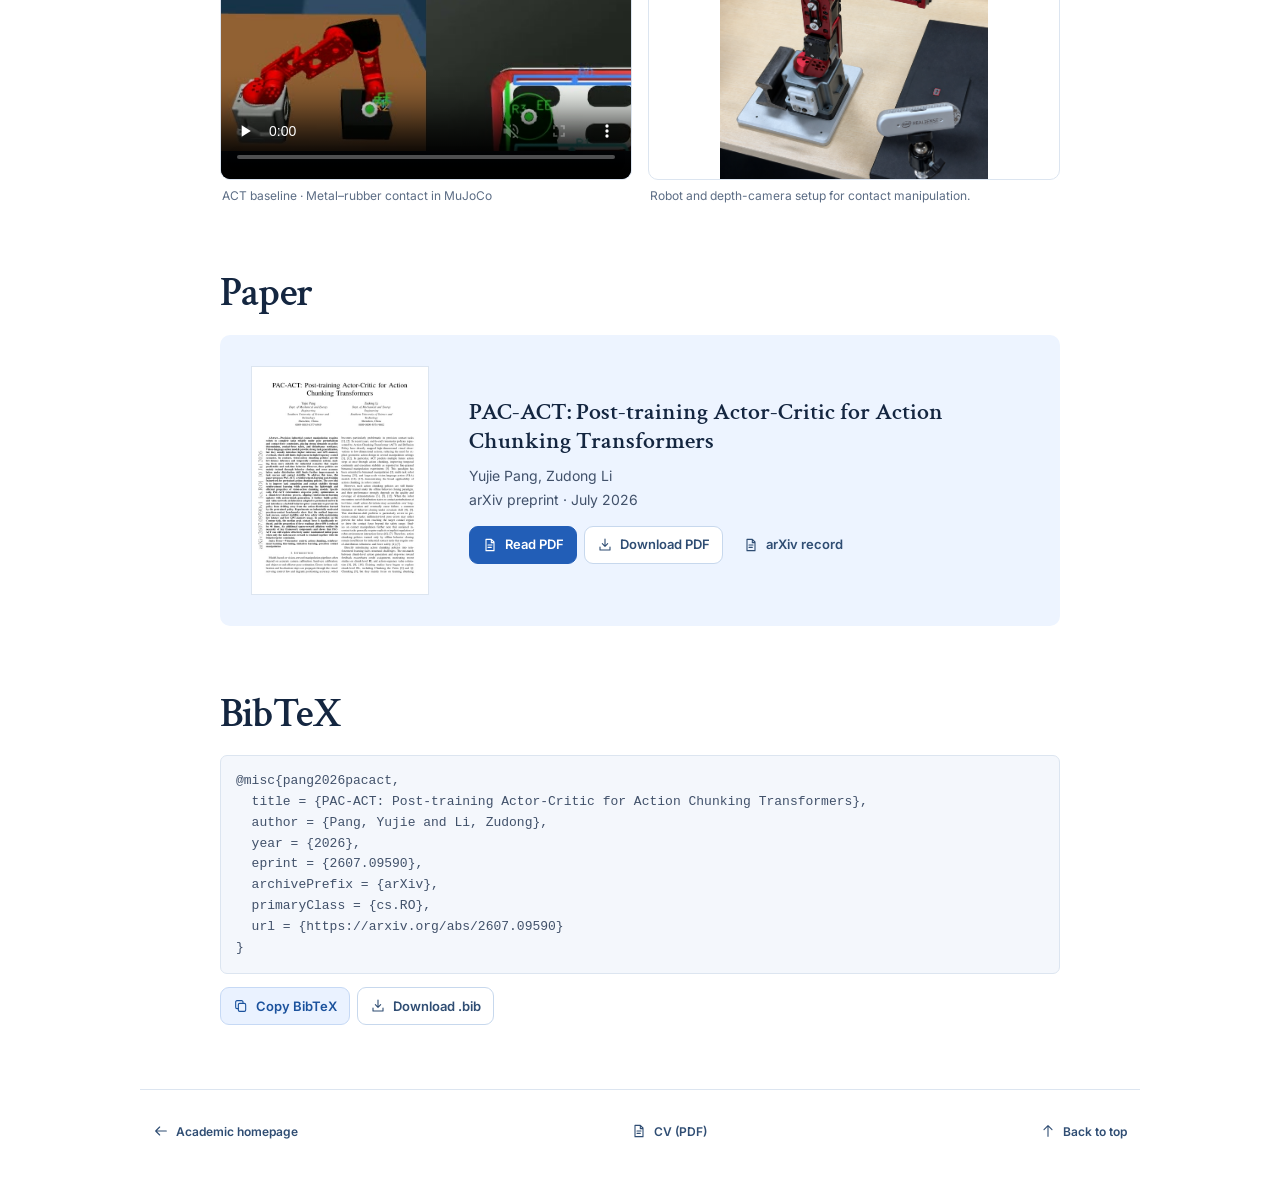
<file: projects/pac-act/index.html>
<!doctype html>
<html lang="en">
<head>
  <meta charset="utf-8">
  <meta name="viewport" content="width=device-width, initial-scale=1">
  <title>PAC-ACT | Yujie Pang</title>
  <meta name="description" content="A contact policy can reach the right area and still apply too much force. PAC-ACT starts from a pretrained Action Chunking Transformer and fine-tunes how it acts when the starting pose and contact conditions change.">
  <meta property="og:title" content="PAC-ACT · Post-training Actor-Critic for Action Chunking Transformers">
  <meta property="og:description" content="A contact policy can reach the right area and still apply too much force. PAC-ACT starts from a pretrained Action Chunking Transformer and fine-tunes how it acts when the starting pose and contact conditions change.">
  <meta property="og:image" content="https://fslee2.github.io/assets/pac-act/pac_act_architecture.png">
  <link rel="stylesheet" href="https://fonts.googleapis.com/css2?family=Crimson+Text:wght@400;600;700&amp;family=Inter:wght@400;500;600;700&amp;display=swap">
  <link rel="stylesheet" href="../project.css">
  <link rel="stylesheet" href="../../actions.css">
  <script src="../project.js" defer></script>
</head>
<body>
<a class="skip" href="#main">Skip to project</a>
<nav class="crumb" aria-label="Back navigation"><a href="../../#publications">← Yujie Pang</a><span>Robot learning</span></nav>
<main id="main">
<header class="hero"><h1>PAC-ACT</h1><p class="subtitle">Post-training Actor-Critic for Action Chunking Transformers</p><p class="authors"><a href="../../#about">Yujie Pang</a>, Zudong Li</p><p class="venue">arXiv preprint · July 2026</p>
<nav class="resources action-row" aria-label="Project resources"><a href="paper.pdf" class="action action--primary"><svg aria-hidden="true" focusable="false"><use href="../../assets/actions.svg#paper"></use></svg>Read PDF</a><a href="https://arxiv.org/abs/2607.09590" class="action"><svg aria-hidden="true" focusable="false"><use href="../../assets/actions.svg#paper"></use></svg>arXiv</a><a href="https://github.com/fslee2/PAC-ACT" class="action"><svg aria-hidden="true" focusable="false"><use href="../../assets/actions.svg#code"></use></svg>Code</a></nav></header>
<div class="showcase"><figure class="panel"><div class="frame"><a href="../../assets/pac-act/pac_act_architecture.png" aria-label="Open full-size image: PAC-ACT architecture · From observations and the pretrained ACT policy to actor–critic updates."><img src="../../assets/pac-act/pac_act_architecture.png" alt="PAC-ACT architecture · From observations and the pretrained ACT policy to actor–critic updates." loading="lazy"></a></div><figcaption>PAC-ACT architecture · From observations and the pretrained ACT policy to actor–critic updates.</figcaption></figure></div>
<nav class="contents" aria-label="On this page"><a href="#overview">Overview</a><a href="#method">Method</a><a href="#demonstrations">Contact experiment</a><a href="#paper">Paper</a><a href="#citation">BibTeX</a></nav>
<section id="overview" class="section">
<h2>Overview</h2>
<p>A contact policy can reach the right area and still apply too much force. PAC-ACT starts from a pretrained Action Chunking Transformer and fine-tunes how it acts when the starting pose and contact conditions change.</p>
</section>
<section id="method" class="section">
<h2>Learning under contact</h2>
<p>The actor and critic operate on action chunks. A behavior prior constrains the update so that the policy can explore while retaining the action distribution learned from demonstrations. On the Contour task, the paper reports a 46-fold reduction in the proportion of force readings above 60 N.</p>
</section>
<section id="demonstrations" class="section">
<h2>Contact experiment</h2>
<p>The video shows an ACT baseline episode in MuJoCo. The paper contains the comparisons with reinforcement-learning post-training.</p>
<div class="gallery">
<figure class="panel"><div class="frame"><video controls muted playsinline preload="none" src="../../assets/pac-act/act-contact.mp4" poster="../../assets/pac-act/act-contact.jpg" aria-label="ACT baseline · Metal–rubber contact in MuJoCo"></video></div><figcaption>ACT baseline · Metal–rubber contact in MuJoCo</figcaption></figure>
<figure class="panel"><div class="frame"><a href="../../assets/pac-act/pac_act_contact_setup.png" aria-label="Open full-size image: PAC-ACT robot arm and depth-camera contact manipulation setup"><img src="../../assets/pac-act/pac_act_contact_setup.png" alt="PAC-ACT robot arm and depth-camera contact manipulation setup" loading="lazy"></a></div><figcaption>Robot and depth-camera setup for contact manipulation.</figcaption></figure>
</div>
</section>
<section id="paper" class="section">
<h2>Paper</h2>
<div class="paper"><a href="paper.pdf"><img src="paper-cover.jpg" alt="Open the full paper PDF" loading="lazy"></a><div><h3>PAC-ACT: Post-training Actor-Critic for Action Chunking Transformers</h3><p>Yujie Pang, Zudong Li<br>arXiv preprint · July 2026</p><nav class="action-row" aria-label="Paper links"><a href="paper.pdf" class="action action--primary"><svg aria-hidden="true" focusable="false"><use href="../../assets/actions.svg#paper"></use></svg>Read PDF</a><a href="paper.pdf" download class="action"><svg aria-hidden="true" focusable="false"><use href="../../assets/actions.svg#download"></use></svg>Download PDF</a><a href="https://arxiv.org/abs/2607.09590" class="action action--quiet"><svg aria-hidden="true" focusable="false"><use href="../../assets/actions.svg#paper"></use></svg>arXiv record</a></nav></div></div>
</section>
<section id="citation" class="section">
<h2>BibTeX</h2>
<pre>@misc{pang2026pacact,
  title = {PAC-ACT: Post-training Actor-Critic for Action Chunking Transformers},
  author = {Pang, Yujie and Li, Zudong},
  year = {2026},
  eprint = {2607.09590},
  archivePrefix = {arXiv},
  primaryClass = {cs.RO},
  url = {https://arxiv.org/abs/2607.09590}
}</pre><div class="cite-tools action-row"><button type="button" hidden data-copy-citation class="action action--soft"><svg aria-hidden="true" focusable="false"><use href="../../assets/actions.svg#copy"></use></svg>Copy BibTeX</button><a href="citation.bib" download class="action"><svg aria-hidden="true" focusable="false"><use href="../../assets/actions.svg#download"></use></svg>Download .bib</a><span id="copy-status" role="status"></span></div>
</section>
</main>
<footer><a href="../../" class="action action--quiet"><svg aria-hidden="true" focusable="false"><use href="../../assets/actions.svg#back"></use></svg>Academic homepage</a><a href="../../assets/cv/CV_Yujie_Pang.pdf" target="_blank" rel="noreferrer" class="action action--quiet" aria-label="Open Yujie Pang’s CV as a PDF"><svg aria-hidden="true" focusable="false"><use href="../../assets/actions.svg#paper"></use></svg>CV (PDF)</a><a href="#main" class="action action--quiet"><svg aria-hidden="true" focusable="false"><use href="../../assets/actions.svg#up"></use></svg>Back to top</a></footer>
</body>
</html>
</file>
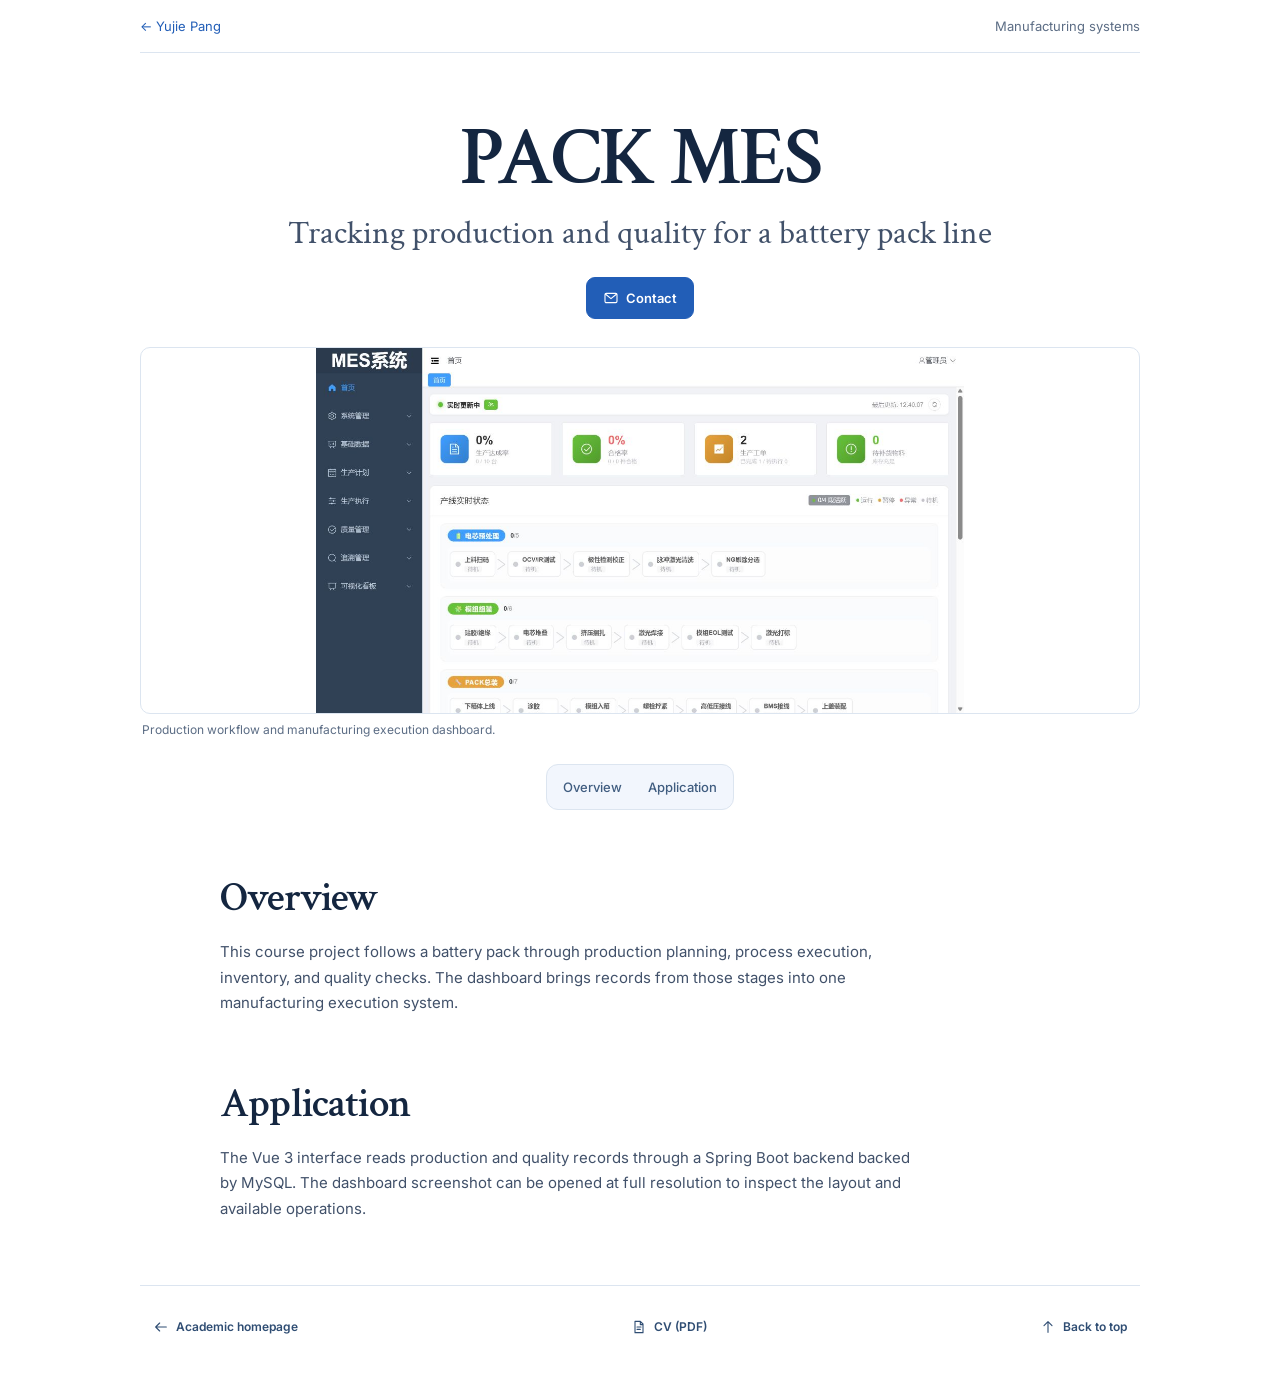
<file: projects/pack-mes/index.html>
<!doctype html>
<html lang="en">
<head>
  <meta charset="utf-8">
  <meta name="viewport" content="width=device-width, initial-scale=1">
  <title>PACK MES | Yujie Pang</title>
  <meta name="description" content="This course project follows a battery pack through production planning, process execution, inventory, and quality checks. The dashboard brings records from those stages into one manufacturing execution system.">
  <meta property="og:title" content="PACK MES · Tracking production and quality for a battery pack line">
  <meta property="og:description" content="This course project follows a battery pack through production planning, process execution, inventory, and quality checks. The dashboard brings records from those stages into one manufacturing execution system.">
  <meta property="og:image" content="https://fslee2.github.io/assets/pack-mes/dashboard-real.png">
  <link rel="stylesheet" href="https://fonts.googleapis.com/css2?family=Crimson+Text:wght@400;600;700&amp;family=Inter:wght@400;500;600;700&amp;display=swap">
  <link rel="stylesheet" href="../project.css">
  <link rel="stylesheet" href="../../actions.css">
  <script src="../project.js" defer></script>
</head>
<body>
<a class="skip" href="#main">Skip to project</a>
<nav class="crumb" aria-label="Back navigation"><a href="../../#projects">← Yujie Pang</a><span>Manufacturing systems</span></nav>
<main id="main">
<header class="hero"><h1>PACK MES</h1><p class="subtitle">Tracking production and quality for a battery pack line</p>
<nav class="resources action-row" aria-label="Project resources"><a href="mailto:12310115@mail.sustech.edu.cn?subject=PACK%20MES%20project" class="action action--primary"><svg aria-hidden="true" focusable="false"><use href="../../assets/actions.svg#mail"></use></svg>Contact</a></nav></header>
<div class="showcase"><figure class="panel"><div class="frame"><a href="../../assets/pack-mes/dashboard-real.png" aria-label="Open full-size image: PACK MES manufacturing dashboard"><img src="../../assets/pack-mes/dashboard-real.png" alt="PACK MES manufacturing dashboard" loading="lazy"></a></div><figcaption>Production workflow and manufacturing execution dashboard.</figcaption></figure></div>
<nav class="contents" aria-label="On this page"><a href="#overview">Overview</a><a href="#method">Application</a></nav>
<section id="overview" class="section">
<h2>Overview</h2>
<p>This course project follows a battery pack through production planning, process execution, inventory, and quality checks. The dashboard brings records from those stages into one manufacturing execution system.</p>
</section>
<section id="method" class="section">
<h2>Application</h2>
<p>The Vue 3 interface reads production and quality records through a Spring Boot backend backed by MySQL. The dashboard screenshot can be opened at full resolution to inspect the layout and available operations.</p>
</section>
</main>
<footer><a href="../../" class="action action--quiet"><svg aria-hidden="true" focusable="false"><use href="../../assets/actions.svg#back"></use></svg>Academic homepage</a><a href="../../assets/cv/CV_Yujie_Pang.pdf" target="_blank" rel="noreferrer" class="action action--quiet" aria-label="Open Yujie Pang’s CV as a PDF"><svg aria-hidden="true" focusable="false"><use href="../../assets/actions.svg#paper"></use></svg>CV (PDF)</a><a href="#main" class="action action--quiet"><svg aria-hidden="true" focusable="false"><use href="../../assets/actions.svg#up"></use></svg>Back to top</a></footer>
</body>
</html>
</file>
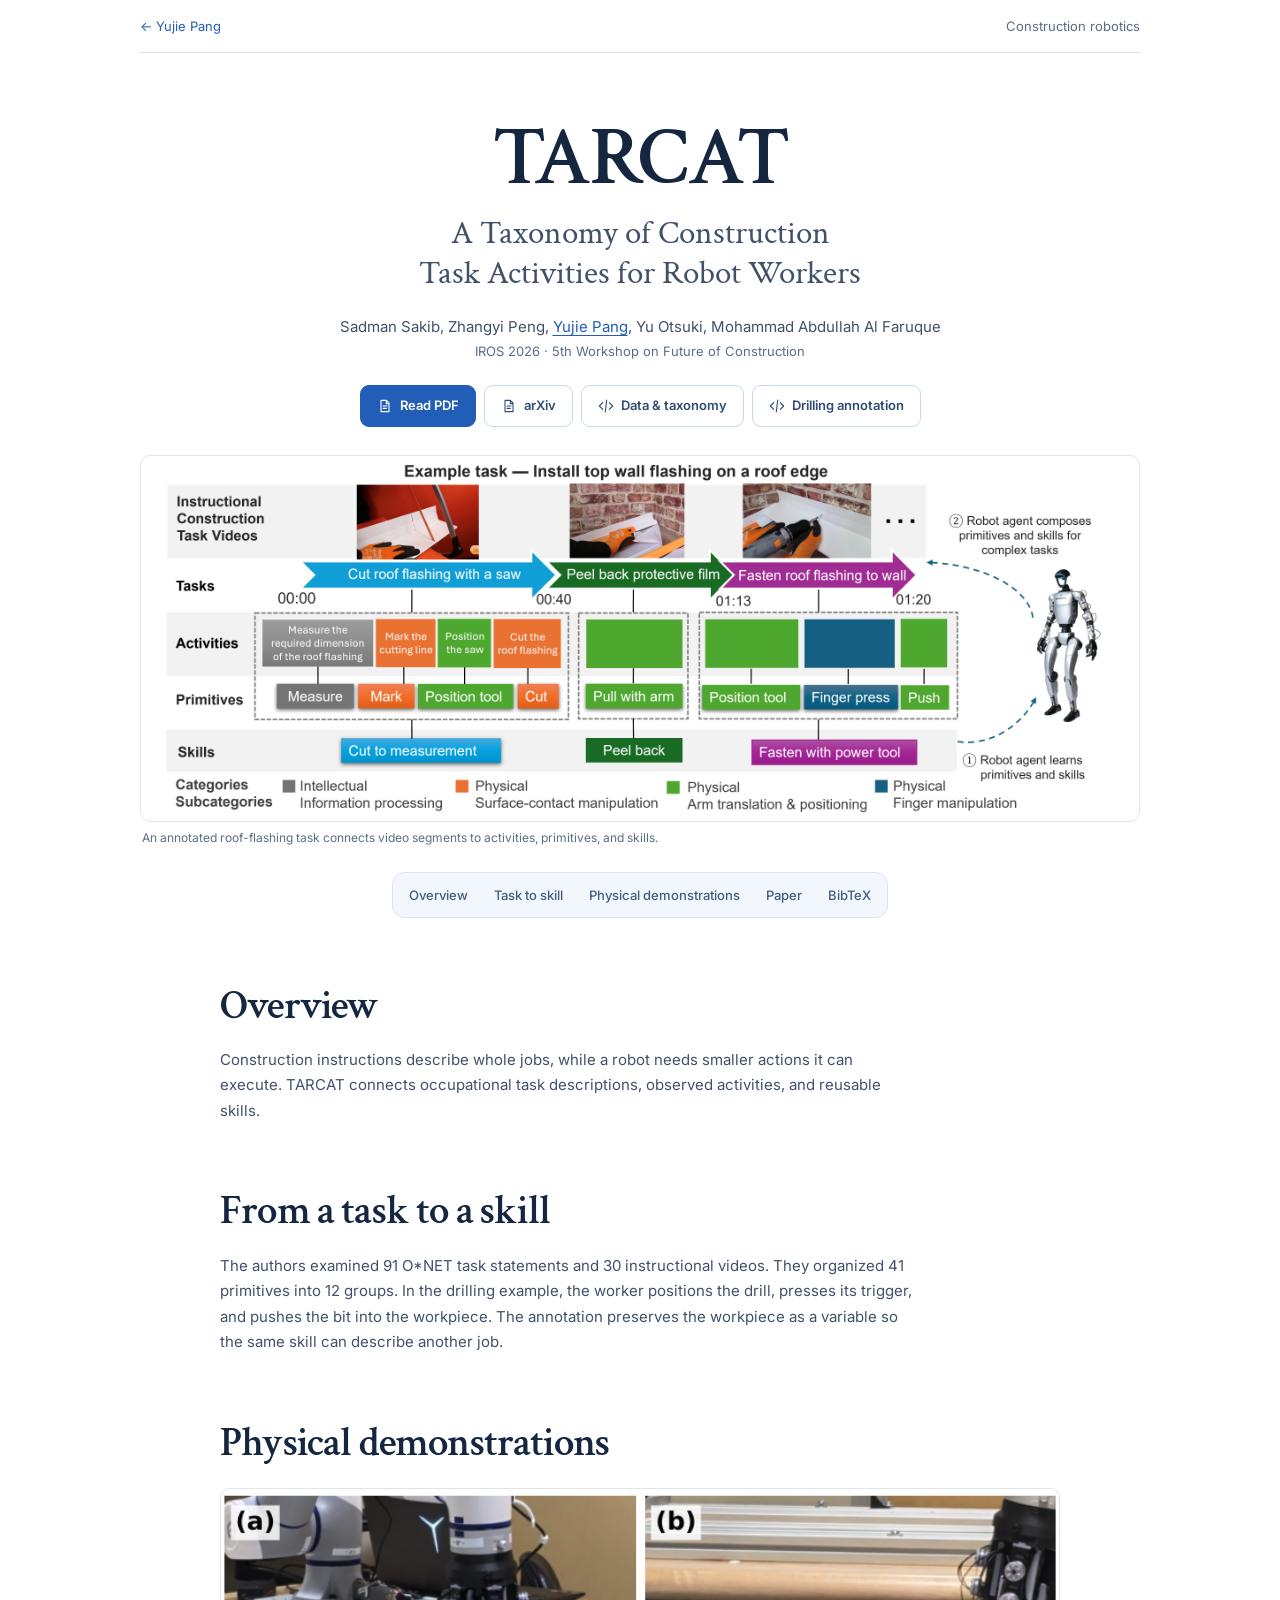
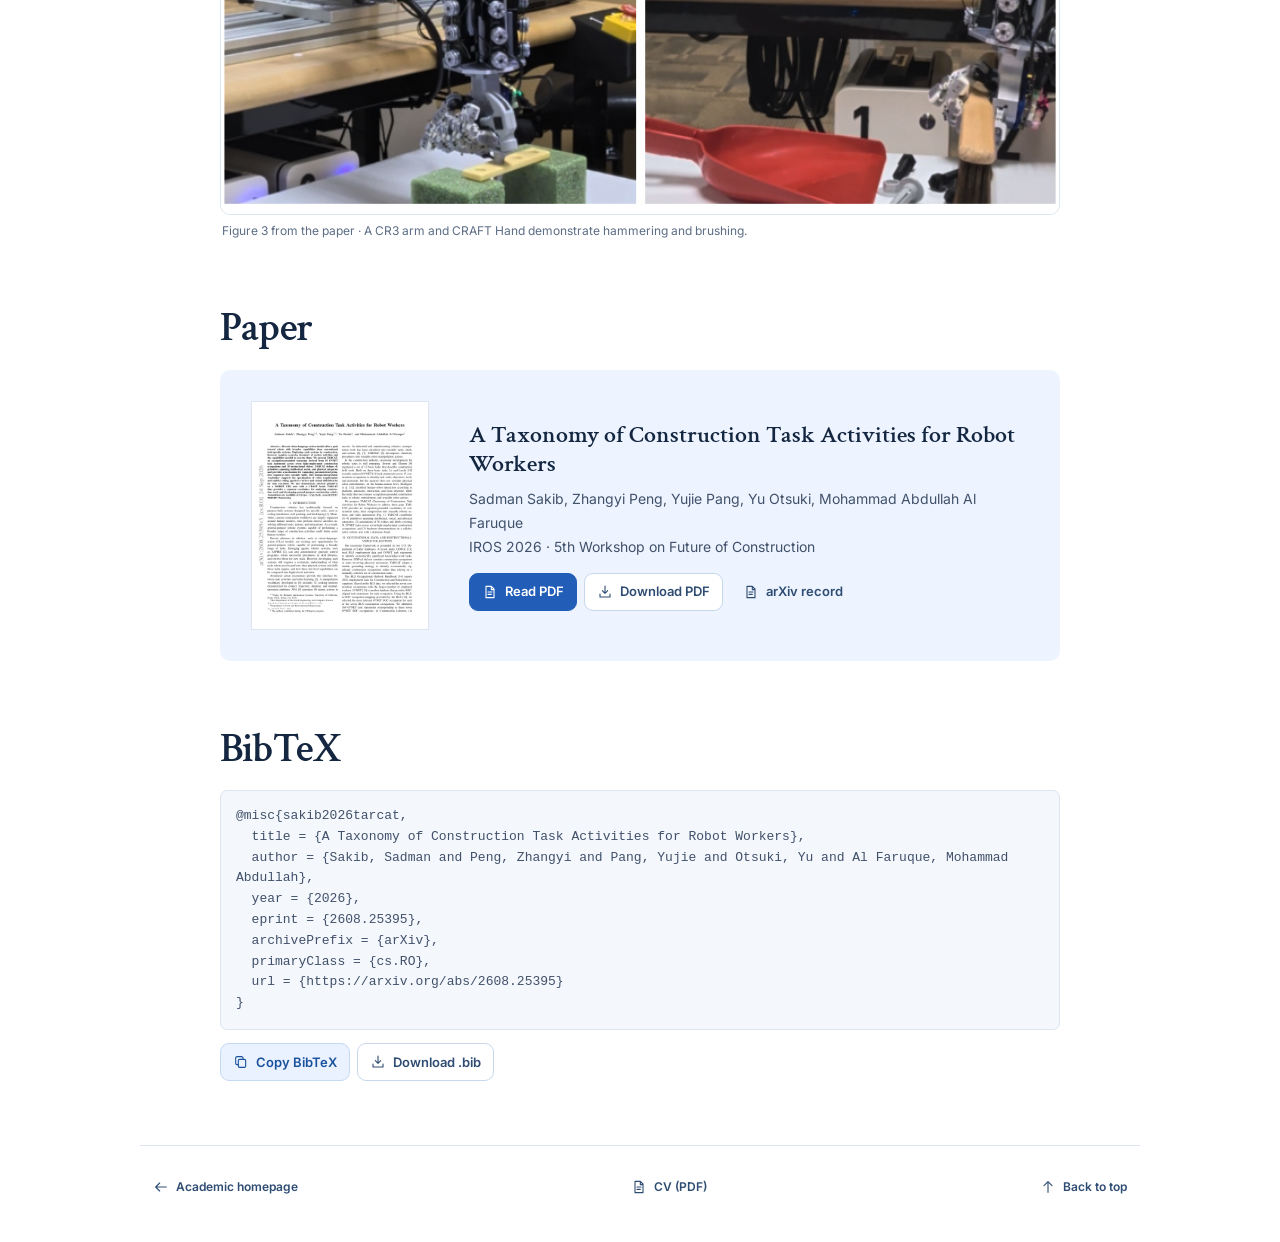
<file: projects/tarcat/index.html>
<!doctype html>
<html lang="en">
<head>
  <meta charset="utf-8">
  <meta name="viewport" content="width=device-width, initial-scale=1">
  <title>TARCAT | Yujie Pang</title>
  <meta name="description" content="Construction instructions describe whole jobs, while a robot needs smaller actions it can execute. TARCAT connects occupational task descriptions, observed activities, and reusable skills.">
  <meta property="og:title" content="TARCAT · A Taxonomy of Construction Task Activities for Robot Workers">
  <meta property="og:description" content="Construction instructions describe whole jobs, while a robot needs smaller actions it can execute. TARCAT connects occupational task descriptions, observed activities, and reusable skills.">
  <meta property="og:image" content="https://fslee2.github.io/assets/publications/tarcat-overview.png">
  <link rel="stylesheet" href="https://fonts.googleapis.com/css2?family=Crimson+Text:wght@400;600;700&amp;family=Inter:wght@400;500;600;700&amp;display=swap">
  <link rel="stylesheet" href="../project.css">
  <link rel="stylesheet" href="../../actions.css">
  <script src="../project.js" defer></script>
</head>
<body>
<a class="skip" href="#main">Skip to project</a>
<nav class="crumb" aria-label="Back navigation"><a href="../../#publications">← Yujie Pang</a><span>Construction robotics</span></nav>
<main id="main">
<header class="hero"><h1>TARCAT</h1><p class="subtitle">A Taxonomy of Construction Task Activities for Robot Workers</p><p class="authors">Sadman Sakib, Zhangyi Peng, <a href="../../#about">Yujie Pang</a>, Yu Otsuki, Mohammad Abdullah Al Faruque</p><p class="venue">IROS 2026 · 5th Workshop on Future of Construction</p>
<nav class="resources action-row" aria-label="Project resources"><a href="paper.pdf" class="action action--primary"><svg aria-hidden="true" focusable="false"><use href="../../assets/actions.svg#paper"></use></svg>Read PDF</a><a href="https://arxiv.org/abs/2608.25395" class="action"><svg aria-hidden="true" focusable="false"><use href="../../assets/actions.svg#paper"></use></svg>arXiv</a><a href="https://github.com/AICPS/TARCAT-Taxonomy" class="action"><svg aria-hidden="true" focusable="false"><use href="../../assets/actions.svg#code"></use></svg>Data &amp; taxonomy</a><a href="https://github.com/AICPS/TARCAT-Taxonomy/blob/HEAD/composite/pierce.json" class="action"><svg aria-hidden="true" focusable="false"><use href="../../assets/actions.svg#code"></use></svg>Drilling annotation</a></nav></header>
<div class="showcase"><figure class="panel"><div class="frame"><a href="../../assets/publications/tarcat-overview.png" aria-label="Open full-size image: An annotated roof-flashing task connects video segments to activities, primitives, and skills."><img src="../../assets/publications/tarcat-overview.png" alt="An annotated roof-flashing task connects video segments to activities, primitives, and skills." loading="lazy"></a></div><figcaption>An annotated roof-flashing task connects video segments to activities, primitives, and skills.</figcaption></figure></div>
<nav class="contents" aria-label="On this page"><a href="#overview">Overview</a><a href="#method">Task to skill</a><a href="#demonstrations">Physical demonstrations</a><a href="#paper">Paper</a><a href="#citation">BibTeX</a></nav>
<section id="overview" class="section">
<h2>Overview</h2>
<p>Construction instructions describe whole jobs, while a robot needs smaller actions it can execute. TARCAT connects occupational task descriptions, observed activities, and reusable skills.</p>
</section>
<section id="method" class="section">
<h2>From a task to a skill</h2>
<p>The authors examined 91 O*NET task statements and 30 instructional videos. They organized 41 primitives into 12 groups. In the drilling example, the worker positions the drill, presses its trigger, and pushes the bit into the workpiece. The annotation preserves the workpiece as a variable so the same skill can describe another job.</p>
</section>
<section id="demonstrations" class="section">
<h2>Physical demonstrations</h2>
<div class="gallery single">
<figure class="panel"><div class="frame"><a href="robot-primitives.jpg" aria-label="Open full-size image: Figure 3 from the paper · A CR3 arm and CRAFT Hand demonstrate hammering and brushing."><img src="robot-primitives.jpg" alt="Figure 3 from the paper · A CR3 arm and CRAFT Hand demonstrate hammering and brushing." loading="lazy"></a></div><figcaption>Figure 3 from the paper · A CR3 arm and CRAFT Hand demonstrate hammering and brushing.</figcaption></figure>
</div>
</section>
<section id="paper" class="section">
<h2>Paper</h2>
<div class="paper"><a href="paper.pdf"><img src="paper-cover.jpg" alt="Open the full paper PDF" loading="lazy"></a><div><h3>A Taxonomy of Construction Task Activities for Robot Workers</h3><p>Sadman Sakib, Zhangyi Peng, Yujie Pang, Yu Otsuki, Mohammad Abdullah Al Faruque<br>IROS 2026 · 5th Workshop on Future of Construction</p><nav class="action-row" aria-label="Paper links"><a href="paper.pdf" class="action action--primary"><svg aria-hidden="true" focusable="false"><use href="../../assets/actions.svg#paper"></use></svg>Read PDF</a><a href="paper.pdf" download class="action"><svg aria-hidden="true" focusable="false"><use href="../../assets/actions.svg#download"></use></svg>Download PDF</a><a href="https://arxiv.org/abs/2608.25395" class="action action--quiet"><svg aria-hidden="true" focusable="false"><use href="../../assets/actions.svg#paper"></use></svg>arXiv record</a></nav></div></div>
</section>
<section id="citation" class="section">
<h2>BibTeX</h2>
<pre>@misc{sakib2026tarcat,
  title = {A Taxonomy of Construction Task Activities for Robot Workers},
  author = {Sakib, Sadman and Peng, Zhangyi and Pang, Yujie and Otsuki, Yu and Al Faruque, Mohammad Abdullah},
  year = {2026},
  eprint = {2608.25395},
  archivePrefix = {arXiv},
  primaryClass = {cs.RO},
  url = {https://arxiv.org/abs/2608.25395}
}</pre><div class="cite-tools action-row"><button type="button" hidden data-copy-citation class="action action--soft"><svg aria-hidden="true" focusable="false"><use href="../../assets/actions.svg#copy"></use></svg>Copy BibTeX</button><a href="citation.bib" download class="action"><svg aria-hidden="true" focusable="false"><use href="../../assets/actions.svg#download"></use></svg>Download .bib</a><span id="copy-status" role="status"></span></div>
</section>
</main>
<footer><a href="../../" class="action action--quiet"><svg aria-hidden="true" focusable="false"><use href="../../assets/actions.svg#back"></use></svg>Academic homepage</a><a href="../../assets/cv/CV_Yujie_Pang.pdf" target="_blank" rel="noreferrer" class="action action--quiet" aria-label="Open Yujie Pang’s CV as a PDF"><svg aria-hidden="true" focusable="false"><use href="../../assets/actions.svg#paper"></use></svg>CV (PDF)</a><a href="#main" class="action action--quiet"><svg aria-hidden="true" focusable="false"><use href="../../assets/actions.svg#up"></use></svg>Back to top</a></footer>
</body>
</html>
</file>
<file: styles.css>
:root {
  --background: #ffffff;
  --display: "Crimson Text", Georgia, serif;
  --foreground: #142640;
  --body: #41516a;
  --quiet: #5c6d85;
  --accent: #225eb7;
  --line: #dce5f0;
  --hover: #eff5ff;
  color-scheme: light;
}

* { box-sizing: border-box; }
html { scroll-behavior: smooth; scrollbar-gutter: stable; }
body {
  margin: 0;
  padding: 0 0 44px;
  background: var(--background);
  color: var(--body);
  font: 400 15px/1.65 Inter, -apple-system, BlinkMacSystemFont, 'Segoe UI', 'Microsoft YaHei', sans-serif;
  -webkit-font-smoothing: antialiased;
}
h1, h2, h3, p { margin: 0; }
h1, h2, h3 { color: var(--foreground); }
button, input { font: inherit; }
button { color: inherit; cursor: pointer; }
button, a { -webkit-tap-highlight-color: transparent; }
a { color: var(--accent); text-decoration: none; }
a:hover { text-decoration: underline; text-underline-offset: 3px; }
button:hover { color: var(--accent); }
a:focus-visible, button:focus-visible, summary:focus-visible, [tabindex='0']:focus-visible {
  outline: 2px solid var(--accent);
  outline-offset: 5px;
}
strong { font-weight: 600; color: var(--foreground); }
img, video { display: block; max-width: 100%; }
[hidden] { display: none !important; }
section[id], article[id], header[id] { scroll-margin-top: 30px; }
.skip-link { position: fixed; top: 10px; left: 15px; z-index: 100; padding: 8px 14px; background: var(--accent); color: white; transform: translateY(-160%); }
.skip-link:focus { transform: none; }

.academic-page {
  width: min(960px, calc(100% - 96px));
  margin-inline: auto;
}
.masthead {
  display: flex;
  align-items: center;
  justify-content: space-between;
  gap: 20px;
  padding: 21px 0 17px;
  border-bottom: 1px solid var(--line);
}
.name-signature {
  color: var(--foreground);
  font: 500 20px/1.4 "Songti SC", SimSun, serif;
  letter-spacing: .16em;
  white-space: nowrap;
}
.section-nav, .profile-links {
  display: flex;
  flex-wrap: wrap;
  align-items: center;
  gap: 8px 24px;
}
.section-nav a { color: var(--body); font-size: 13px; padding: 4px 0; }
.section-nav a[aria-current='location'] { color: var(--accent); text-decoration: underline; text-underline-offset: 5px; }
.biography-layout {
  display: grid;
  grid-template-columns: minmax(0, 1fr) minmax(220px, 300px);
  grid-template-areas: "identity portrait" "bio portrait";
  column-gap: clamp(28px, 4.5vw, 68px);
  align-items: center;
  padding-block: clamp(32px, 4.4vw, 64px) clamp(32px, 4vw, 58px);
}
.identity { grid-area: identity; }
.personal-header h1 {
  font: 600 clamp(50px, 5.1vw, 74px)/1.04 var(--display);
  letter-spacing: -.035em;
}
.affiliation { margin-top: 12px; color: var(--accent); font-size: 14px; font-weight: 500; }
.biography { grid-area: bio; max-width: 60ch; }
.biography p { font-size: 15px; line-height: 1.73; margin-top: 15px; }
.biography a:not(.profile-links a), .news-list a { text-decoration: underline; text-decoration-color: #a9c3e5; text-underline-offset: 3px; }
.profile-links { gap: 8px 21px; margin-top: 20px; }
.profile-links a { color: var(--foreground); font-size: 13px; font-weight: 600; }
.profile-links a::after { content: '↗' / ''; display: inline-block; margin-left: 4px; color: var(--accent); }
.profile-visual {
  grid-area: portrait;
  margin: 0;
  padding: 7px;
  border: 1px solid #c6d8ef;
  border-radius: 15px;
  background: #f2f7ff;
}
.profile-visual a {
  display: block;
  overflow: hidden;
  aspect-ratio: 4 / 5;
  border-radius: 9px;
}
.profile-visual img {
  display: block;
  width: 100%;
  height: 100%;
  object-fit: cover;
  transform: scale(1.9);
  transform-origin: 51% 65%;
}
.news-section, .academic-section, .education-section {
  border-top: 1px solid var(--line);
  padding-top: 22px;
  margin-top: 46px;
}
#publications { margin-top: 0; }
.news-section h2, .section-title h2, .education-section h2 {
  font: 600 clamp(29px, 3vw, 40px)/1.15 var(--display);
  letter-spacing: -.02em;
  margin-bottom: 25px;
}
.news-list, .experience-list { list-style: none; padding: 0; margin: 0; }
.news-list li { display: grid; grid-template-columns: 94px minmax(0, 1fr); gap: 12px; padding-block: 7px; }
.news-list time, .experience-date, .education-entry > span { color: var(--quiet); font-variant-numeric: tabular-nums; }
.news-list time { font-size: 12px; padding-top: 2px; }
.news-list p { font-size: 14px; }
.section-body { min-width: 0; }
.publication {
  display: grid;
  grid-template-columns: minmax(210px, 32%) minmax(0, 1fr);
  align-items: center;
  gap: clamp(22px, 3vw, 42px);
  padding: 24px;
}
.publication + .publication { padding-bottom: 0; margin-top: 6px; }
.publication > div, .project-content { min-width: 0; }
.publication.representative {
  border-radius: 12px;
  background: #edf4ff;
  border: 1px solid #d8e5f7;
}
.publication-image { display: block; overflow: hidden; margin: 0; border-radius: 6px; }
.publication-image > img { width: 100%; height: auto; max-height: 205px; object-fit: contain; }
.hardware-preview { border: 1px solid #d8e5f7; background: #f7faff; }
.hardware-preview video { width: 100%; height: 210px; object-fit: contain; }
.hardware-preview figcaption { font-size: 11px; padding: 7px 10px; text-align: center; color: #526981; }
.publication h3, .project-content h3 {
  font: 600 clamp(21px, 1.85vw, 27px)/1.18 var(--display);
  letter-spacing: -.015em;
  margin-bottom: 11px;
  text-wrap: pretty;
}
.publication h3 a { color: var(--foreground); }
.authors { font-size: 13px; line-height: 1.6; }
.venue { margin-top: 5px; font-size: 12px; color: var(--quiet); line-height: 1.55; }
.publication-summary { font-size: 14px; line-height: 1.65; margin-top: 12px; }
.publication-links { display: flex; align-items: baseline; flex-wrap: wrap; gap: 7px 17px; margin-top: 13px; font-size: 12px; font-weight: 500; }
.bibtex { position: relative; min-width: 0; }
summary { cursor: pointer; list-style: none; }
summary::-webkit-details-marker { display: none; }
.bibtex > summary { color: var(--accent); }
.bibtex[open] { flex-basis: 100%; }
.bibtex > button { position: absolute; top: 0; right: 0; padding: 3px 8px; border: 1px solid #d7dfe8; border-radius: 3px; color: var(--accent); background: white; font-size: 11px; }
.bibtex pre { overflow-x: auto; max-width: 100%; padding: 12px; margin: 13px 0 0; border: 1px solid var(--line); background: #f7f9fb; border-radius: 4px; font-size: 10px; line-height: 1.8; }
.bib-status { color: var(--accent); font-size: 11px; margin-top: 8px; }
.bib-status:empty { display: none; }

.project-list { display: grid; grid-template-columns: 1fr 1fr; gap: 28px 36px; }
.project {
  grid-column: 1 / -1;
  display: grid;
  grid-template-columns: minmax(240px, 34%) minmax(0, 1fr);
  align-items: center;
  gap: 24px;
  padding-top: 23px;
  border-top: 1px solid var(--line);
}
#project-craft, #project-dummy {
  display: flex;
  flex-direction: column;
  align-items: stretch;
  gap: 17px;
  grid-column: auto;
  border: 0;
  padding: 0;
}
.project-preview { width: 100%; min-width: 0; margin: 0; }
.project-preview video, .project-preview button {
  display: block;
  width: 100%;
  aspect-ratio: 16 / 9;
  overflow: hidden;
  border: 1px solid var(--line);
  border-radius: 7px;
  background: #12191d;
}
.project-preview video { object-fit: contain; }
.project-preview figcaption { margin-top: 7px; color: var(--quiet); font-size: 12px; line-height: 1.45; }
.project-preview button { padding: 0; }
.project-preview .pose-strip { display: flex; align-items: center; background: #000; }
.pose-strip img { width: 33.333%; height: 100%; object-fit: cover; }
.project-preview .still-preview { background: white; }
.still-preview img { width: 100%; height: 100%; object-fit: contain; }
.project-title { display: inline; padding: 0; border: 0; background: none; color: var(--foreground); text-align: left; font: inherit; }
.project-title > span { font-size: 12px; margin-left: 3px; }
.project-title:hover { text-decoration: underline; text-underline-offset: 3px; }
.project-content > p { font-size: 13px; line-height: 1.9; }
.project-content .project-context { font-size: 12px; line-height: 1.8; color: var(--quiet); margin-top: 10px; }
.technology-list { display: flex; flex-wrap: wrap; gap: 7px; margin: 10px 0 0; padding: 0; list-style: none; font-size: 11px; color: var(--quiet); }
.technology-list li + li::before { content: '·'; margin-right: 7px; color: #a0a8af; }
.project-links { display: flex; flex-wrap: wrap; gap: 18px; align-items: center; margin-top: 12px; font-size: 12px; }
.project-links button { padding: 0; border: 0; background: none; color: var(--accent); font: inherit; }
.project-links button:hover { text-decoration: underline; text-underline-offset: 3px; }
.project-archive { margin-top: 22px; }
.project-archive > summary, .background-details > summary { display: inline-flex; align-items: center; gap: 10px; color: var(--accent); font-size: 14px; padding: 9px 0; }
details[open] > summary > span { transform: rotate(90deg); }
.archive-list { display: grid; grid-template-columns: repeat(2, minmax(0, 1fr)); gap: 12px 36px; padding-top: 12px; }
.archive-project { border-top: 1px solid var(--line); padding: 17px 0; }
.archive-project .project-preview { margin-bottom: 13px; }
.archive-project h3 { font-size: 14px; font-weight: 600; margin-bottom: 7px; }
.archive-project h3 button { border: 0; padding: 0; background: none; color: var(--accent); text-align: left; font: inherit; }
.archive-project p { font-size: 13px; line-height: 1.8; }
.archive-project div > span { display: block; color: var(--quiet); font-size: 11px; margin-top: 7px; }

.experience { display: grid; grid-template-columns: 145px minmax(0, 1fr); gap: 25px; margin-bottom: 26px; }
.experience-date { font-size: 11px; line-height: 1.8; padding-top: 2px; color: var(--quiet); }
.experience h3 { font-size: 15px; font-weight: 600; margin-bottom: 8px; }
.experience div > p { font-size: 13px; line-height: 1.85; }
.experience div > span { display: block; color: var(--quiet); font-size: 11px; margin-top: 9px; }
.education-entry { display: grid; grid-template-columns: 145px minmax(0, 1fr); gap: 25px; }
.education-entry > span { font-size: 12px; line-height: 1.7; color: var(--quiet); }
.education-entry h3 { font-size: 15px; font-weight: 600; line-height: 1.6; margin-bottom: 6px; }
.education-entry p { font-size: 14px; }
.background-details { margin-top: 35px; }
.background-details > div { padding-top: 15px; }
.background-details p { font-size: 13px; line-height: 1.9; margin-bottom: 16px; }
.background-details h3 { font-size: 15px; font-weight: 500; margin: 25px 0 10px; }
.toolbox { font-size: 13px; }
.toolbox > div { padding: 10px 0; }
.toolbox dt { font-weight: 600; color: var(--foreground); }
.toolbox dd { margin: 4px 0 0; }
.page-footer { display: flex; flex-wrap: wrap; justify-content: space-between; gap: 15px; margin-top: 55px; border-top: 1px solid var(--line); padding-top: 20px; font-size: 10px; color: var(--quiet); }
.page-footer a { color: #6c849b; }

body:has(.project-dialog[open]) { overflow: hidden; }
.project-dialog { width: min(1020px, calc(100% - 40px)); max-height: calc(100dvh - 56px); padding: 0; border: 1px solid #dce3eb; border-radius: 10px; background: white; color: var(--body); box-shadow: 0 25px 100px #17304a40; font-family: inherit; }
.project-dialog::backdrop { background: #2534469c; backdrop-filter: blur(7px); }
.dialog-topbar { position: sticky; top: 0; z-index: 2; background: white; display: flex; align-items: center; justify-content: space-between; gap: 25px; padding: 18px 28px; border-bottom: 1px solid var(--line); font-size: 13px; }
.dialog-close { display: flex; align-items: center; gap: 12px; background: none; border: 0; padding: 6px 0 6px 14px; font-size: 13px; }
.dialog-close span { font-size: 23px; line-height: 1; }
.dialog-content { padding: 35px 40px 40px; }
.dialog-category { color: var(--accent); font-size: 11px; letter-spacing: .04em; text-transform: uppercase; }
.dialog-content h2 { font: 600 32px/1.2 var(--display); margin: 14px 0 18px; letter-spacing: -.6px; }
.dialog-description { max-width: 780px; font-size: 15px; line-height: 1.9; }
.dialog-context { color: var(--quiet); font-size: 12px; line-height: 1.9; margin-top: 14px; }
.media-tabs { display: flex; flex-wrap: wrap; gap: 20px; margin: 25px 0 20px; border-bottom: 1px solid var(--line); }
.media-tabs button { padding: 10px 0; border: 0; border-bottom: 1px solid transparent; background: none; color: #707b86; font-size: 13px; line-height: 1.5; }
.media-tabs button[aria-selected='true'] { color: var(--accent); border-bottom-color: var(--accent); }
.dialog-media { overflow: hidden; border: 1px solid var(--line); border-radius: 5px; background: white; }
.dialog-media video, .dialog-media img { width: 100%; height: auto; max-height: 520px; object-fit: contain; }
.dialog-media video { background: #131c25; }
.media-description { font-size: 12px; color: var(--quiet); margin-top: 14px; line-height: 1.8; }
.dialog-extra { margin-top: 28px; }
.dialog-extra h3 { font: 600 17px/1.5 Inter, sans-serif; margin-bottom: 13px; }
.dialog-extra p, .dialog-extra li { font-size: 14px; line-height: 1.9; }
.dialog-extra p { margin-bottom: 14px; }
.dialog-extra ul { padding-left: 18px; margin: 0 0 22px; }
.dialog-extra a { color: var(--accent); font-size: 13px; }
.command-header { display: flex; align-items: center; justify-content: space-between; gap: 20px; margin: 25px 0 12px; }
.command-header h3 { margin: 0; }
.command-header button { padding: 6px 10px; border: 1px solid #d9e0e7; border-radius: 4px; background: var(--hover); color: var(--accent); font-size: 12px; }
.dialog-extra pre { margin: 0; padding: 18px; overflow-x: auto; border-radius: 4px; background: #f4f7fa; font-size: 12px; line-height: 2; }
.copy-status { color: var(--accent); font-size: 12px !important; margin-top: 10px; }
.copy-status:empty { display: none; }


@media (max-width: 760px) {
  .academic-page { width: min(100% - 40px, 620px); }
  .masthead { padding: 15px 0; gap: 12px; }
  .section-nav { gap: 2px 15px; }
  .section-nav a { font-size: 12px; }
  .name-signature { font-size: 17px; }
  .biography-layout {
    grid-template-columns: minmax(0, 1fr) clamp(100px, 28vw, 160px);
    grid-template-areas: "identity portrait" "bio bio";
    gap: 18px;
    padding-block: 30px 32px;
  }
  .personal-header h1 { font-size: clamp(42px, 8vw, 58px); }
  .affiliation { font-size: 13px; margin-top: 8px; }
  .profile-visual { padding: 4px; }
  .biography p:first-child { margin-top: 0; }
  .academic-section, .news-section, .education-section { margin-top: 32px; padding-top: 18px; }
  .section-title h2, .news-section h2, .education-section h2 { margin-bottom: 18px; }
  .publication { grid-template-columns: 1fr; gap: 18px; padding: 17px; }
  .publication + .publication { padding: 20px 0 0; }
  .hardware-preview video { height: 210px; }
  .publication-image > img { max-height: 200px; }
  .archive-list { grid-template-columns: 1fr; }
  .project-list { grid-template-columns: 1fr; gap: 24px; }
  .project, #project-craft, #project-dummy { display: grid; grid-template-columns: 1fr; gap: 15px; }
  #project-dummy { border-top: 1px solid var(--line); padding-top: 23px; }
  .news-list li { grid-template-columns: 66px minmax(0, 1fr); gap: 10px; }
  .news-list p { font-size: 13px; }
  .experience, .education-entry { grid-template-columns: 1fr; gap: 6px; }
  .page-footer { gap: 8px 16px; margin-top: 32px; }
  .project-dialog { width: calc(100% - 20px); max-height: calc(100dvh - 24px); border-radius: 8px; }
  .dialog-topbar { padding: 14px 20px; }
  .dialog-content { padding: 24px 20px 30px; }
  .dialog-content h2 { font-size: 26px; }
  .dialog-description { font-size: 14px; }
  .media-tabs { gap: 16px; }
  .media-tabs button { font-size: 12px; }
  .dialog-extra pre { font-size: 11px; padding: 14px; }
}
@media (max-width: 360px) {
  .academic-page { width: calc(100% - 32px); }
  .section-nav { column-gap: 9px; }
  .masthead { gap: 6px; }
  .name-signature { font-size: 15px; }
  .affiliation { max-width: 19ch; }
}
@media(prefers-reduced-motion: reduce) {
  html { scroll-behavior: auto; }
  *, *::before, *::after { animation: none !important; transition: none !important; }
}
</file>
<file: actions.css>
/* The same controls appear on the homepage and inside each project. */
.action-row {
  display: flex;
  flex-wrap: wrap;
  align-items: center;
  gap: 7px;
}
.action-row .action, summary.action, footer .action {
  box-sizing: border-box;
  display: inline-flex;
  align-items: center;
  justify-content: center;
  gap: 7px;
  min-height: 38px;
  max-width: 100%;
  padding: 7px 12px;
  border: 1px solid #c7d8ed;
  border-radius: 9px;
  background: #ffffff;
  color: #2f4d73;
  font: 600 13px/1.3 Inter, system-ui, sans-serif;
  text-decoration: none;
  cursor: pointer;
  transition: background-color .15s, border-color .15s, box-shadow .15s;
}
.action-row .action--primary {
  background: #225eb7;
  color: white;
  border-color: #225eb7;
}
.action-row .action--soft, summary.action--soft {
  background: #eaf2ff;
  color: #1b529d;
  border-color: #c6d9f5;
}
.action-row .action--quiet, footer .action {
  background: transparent;
  border-color: transparent;
}
.action svg {
  pointer-events: none;
  width: 16px;
  height: 16px;
  fill: none;
  stroke: currentColor;
  stroke-linecap: round;
  stroke-linejoin: round;
  stroke-width: 1.65;
  flex: none;
}
@media (hover:hover) {
  .action-row .action:hover, summary.action:hover, footer .action:hover {
    background: #eaf2ff;
    border-color: #8eb3e9;
    color: #1c4b8d;
    text-decoration: none;
    box-shadow: 0 1px 3px #17477912;
  }
  .action-row .action--primary:hover {
    background: #194c99;
    border-color: #194c99;
    color: white;
  }
}
.action:focus-visible { outline: 2px solid #225eb7; outline-offset: 3px; }
.action-row .action:active, summary.action:active, footer .action:active { box-shadow: inset 0 1px 3px #173b6b35; }
.action[hidden] { display: none; }
details[open] > summary.action .disclosure-icon { transform: rotate(180deg); }
.resources.action-row { margin-top: 23px; gap: 8px; }
.resources.action-row .action { min-height: 42px; padding-inline: 16px; }
.contents {
  width: fit-content;
  max-width: 100%;
  margin: 25px auto 0;
  padding: 4px;
  gap: 2px;
  border: 1px solid #dce5f0;
  border-radius: 12px;
  background: #f2f6fd;
}
.contents a {
  display: inline-flex;
  align-items: center;
  justify-content: center;
  min-height: 36px;
  padding: 6px 12px;
  border-radius: 8px;
  color: #405d80;
  font-weight: 500;
  font-size: 13px;
}
.contents a:hover, .contents a[aria-current="location"] {
  background: #ffffff;
  color: #22549b;
  box-shadow: 0 1px 4px #17477916;
  text-decoration: none;
}
.paper nav.action-row, .cite-tools.action-row { gap: 7px; }
.paper nav.action-row { margin-top: 14px; }
.bibtex[open] > summary.action { margin-right: 70px; }
.bibtex > button.action { top: 0; right: 0; }
.page-footer .action, footer .action { font-size: 12px; }
@media (max-width:650px) {
  .action-row .action, summary.action, footer .action, .resources.action-row .action, .contents a { min-height: 44px; }
  .contents { width: 100%; display: grid; grid-template-columns: repeat(2,minmax(0,1fr)); }
  .contents a { padding-inline: 6px; text-align: center; }
  .contents a:last-child:nth-child(odd) { grid-column: 1 / -1; }
  .resources.action-row:has(> :nth-child(4)) { display: grid; grid-template-columns: repeat(2,minmax(0,1fr)); max-width: 355px; }
  .paper:has(.action-row) { grid-template-columns: clamp(66px,20vw,105px) 1fr; gap: 8px 14px; }
  .paper > div { display: contents; }
  .paper > a { grid-column: 1; grid-row: 1 / 3; }
  .paper h3, .paper p { grid-column: 2; margin: 0; }
  .paper nav.action-row { grid-column: 1 / -1; margin-top: 8px; }
}
@media (prefers-reduced-motion:reduce) { .action-row .action, summary.action, footer .action { transition: none; } }
</file>
<file: projects/project.css>
:root {
  color-scheme: light;
  --paper: #ffffff;
  --ink: #142640;
  --body: #41516a;
  --subtle: #5c6d85;
  --line: #dce5f0;
  --accent: #225eb7;
  --serif: "Crimson Text", Georgia, serif;
}
* { box-sizing: border-box; }
html { scroll-padding-top: 18px; }
body { margin: 0; color: var(--body); background: var(--paper); font: 15px/1.7 Inter, system-ui, sans-serif; }
main, .crumb, footer { width: min(100% - 48px, 1000px); margin: auto; }
a { color: var(--accent); text-underline-offset: .2em; }
a:hover { text-decoration-thickness: 2px; }
:focus-visible { outline: 2px solid var(--accent); outline-offset: 4px; }
.skip { position: absolute; left: 8px; top: -70px; background: white; padding: 7px; z-index: 1; }
.skip:focus { top: 4px; }
.crumb, footer { display: flex; align-items: center; justify-content: space-between; gap: 12px; padding: 15px 0; font-size: 13px; }
.crumb { border-bottom: 1px solid var(--line); }
.crumb a, footer a { text-decoration: none; }
.crumb a:hover, footer a:hover { text-decoration: underline; }
.crumb span { color: var(--subtle); }
.hero { max-width: 860px; text-align: center; margin: auto; padding: clamp(36px,5vw,68px) 0 28px; }
h1,h2,h3,p,figure { margin: 0; }
h1,h2,h3 { color: var(--ink); }
h1 { font: 600 clamp(43px,7vw,82px)/1.02 var(--serif); letter-spacing: -.03em; text-wrap: balance; }
.subtitle { font: 400 clamp(20px,2.8vw,33px)/1.22 var(--serif); margin: 13px auto 0; max-width: 48ch; text-wrap: balance; }
.authors { margin-top: 20px; }
.venue { font-size: 13px; color: var(--subtle); }
.resources, .contents { display: flex; flex-wrap: wrap; justify-content: center; align-items: center; gap: 9px; }
.resources { margin: 21px auto 0; }
.resources a { border: 1px solid #c6d8ef; background: #f2f7ff; border-radius: 24px; padding: 7px 18px; font-size: 13px; text-decoration: none; font-weight: 500; }
.resources a:first-child { color: #fff; background: var(--accent); border-color: var(--accent); }
.resources a:hover { box-shadow: 0 2px 6px #163f7920; text-decoration: underline; }
.showcase, .gallery { display: grid; gap: 16px; align-items: stretch; }
.showcase.pair { grid-template-columns: minmax(0,1.45fr) minmax(0,1fr); }
.showcase.poses { grid-template-columns: repeat(3,minmax(0,1fr)); }
.showcase.poses img { height: auto; }
.panel { min-width: 0; }
.frame { display: grid; place-items: center; background: #fff; border: 1px solid var(--line); overflow: hidden; border-radius: 10px; }
.frame a { display: grid; width: 100%; place-items: center; }
.frame img,.frame video { display: block; max-width: 100%; width: 100%; height: clamp(230px,32vw,365px); object-fit: contain; }
.frame video { background: #142033; }
figcaption { color: var(--subtle); font-size: 12px; line-height: 1.5; margin: 7px 2px 0; }
.contents { margin: 25px 0 0; padding: 14px 0; border-block: 1px solid var(--line); gap: 8px 24px; }
.contents a { font-size: 13px; text-decoration: none; }
.contents a:hover { text-decoration: underline; }
.section { margin: clamp(36px,5vw,66px) auto; max-width: 840px; }
.section h2 { font: 600 clamp(29px,3.3vw,41px)/1.15 var(--serif); letter-spacing: -.02em; margin-bottom: 18px; }
.section p { max-width: 77ch; margin-bottom: 12px; }
.gallery { grid-template-columns: repeat(2,minmax(0,1fr)); margin-top: 22px; gap: 24px 16px; }
.gallery .frame img,.gallery .frame video { height: clamp(180px,22vw,262px); }
.gallery.single { grid-template-columns: 1fr; }
.gallery.single .frame img { height: auto; max-height: 440px; }
.paper { display: grid; grid-template-columns: minmax(120px,178px) minmax(0,1fr); gap: clamp(20px,4vw,40px); align-items: center; padding: clamp(17px,3vw,31px); background: #edf4ff; border-radius: 10px; }
.paper img { display: block; width: 100%; height: auto; border: 1px solid var(--line); }
.paper h3 { font: 600 24px/1.22 var(--serif); margin-bottom: 9px; }
.paper p { font-size: 14px; }
.paper nav { display: flex; gap: 10px 18px; flex-wrap: wrap; font-size: 13px; }
pre { white-space: pre-wrap; overflow-wrap: anywhere; background: #f4f7fc; border: 1px solid var(--line); padding: 15px; border-radius: 7px; font: 13px/1.6 ui-monospace, monospace; }
.cite-tools { display: flex; gap: 15px; align-items: center; font-size: 13px; }
button { color: var(--accent); font: inherit; padding: 7px 13px; background: white; border: 1px solid var(--line); border-radius: 5px; cursor: pointer; }
footer { border-top: 1px solid var(--line); padding-block: 22px 36px; }
@media(max-width: 650px) {
  main,.crumb,footer { width: calc(100% - 32px); }
  .showcase.pair,.gallery { grid-template-columns: 1fr; }
  .frame img,.frame video,.gallery .frame img,.gallery .frame video { height: auto; max-height: 330px; }
  .showcase.pair video { width: 100%; }
  .paper { grid-template-columns: minmax(72px,23%) minmax(0,1fr); gap: 14px; }
  .paper h3 { font-size: 19px; }
  .resources a { padding: 6px 13px; }
  .authors { font-size: 14px; }
}
</file>
